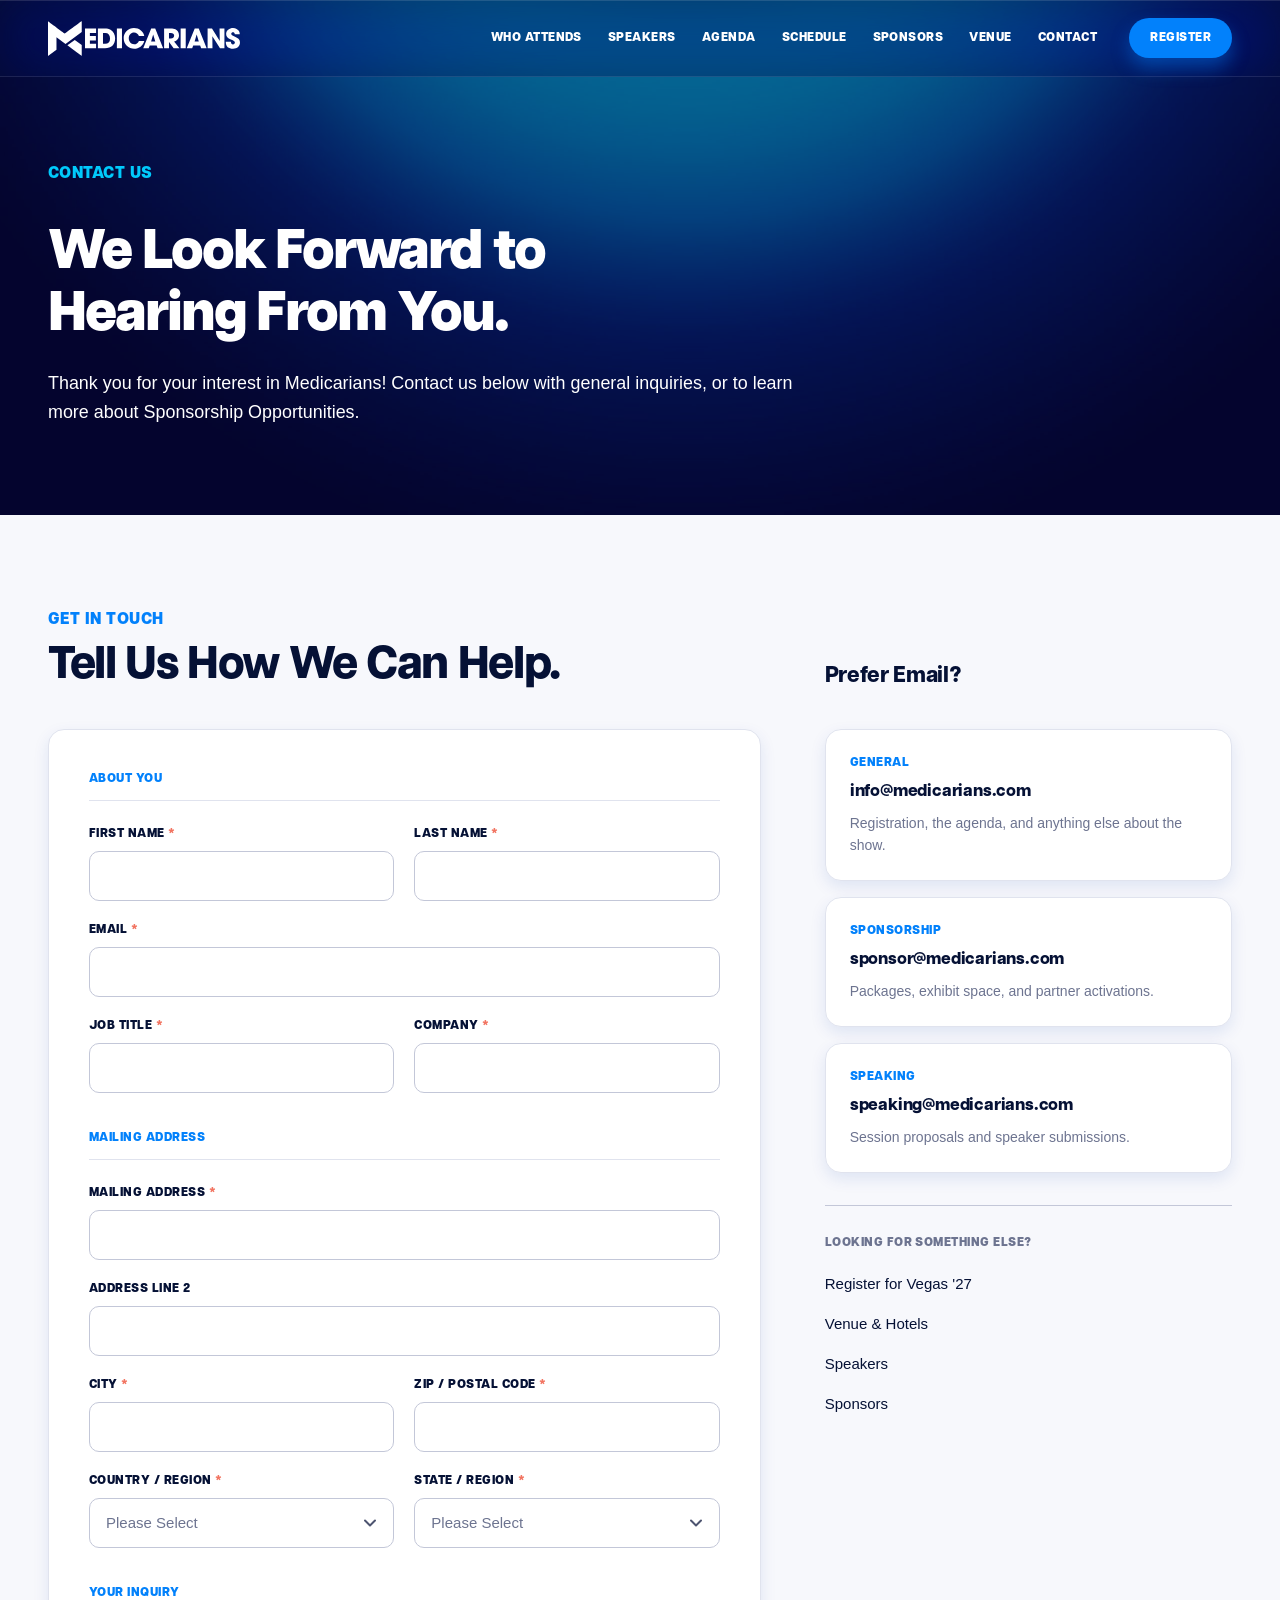
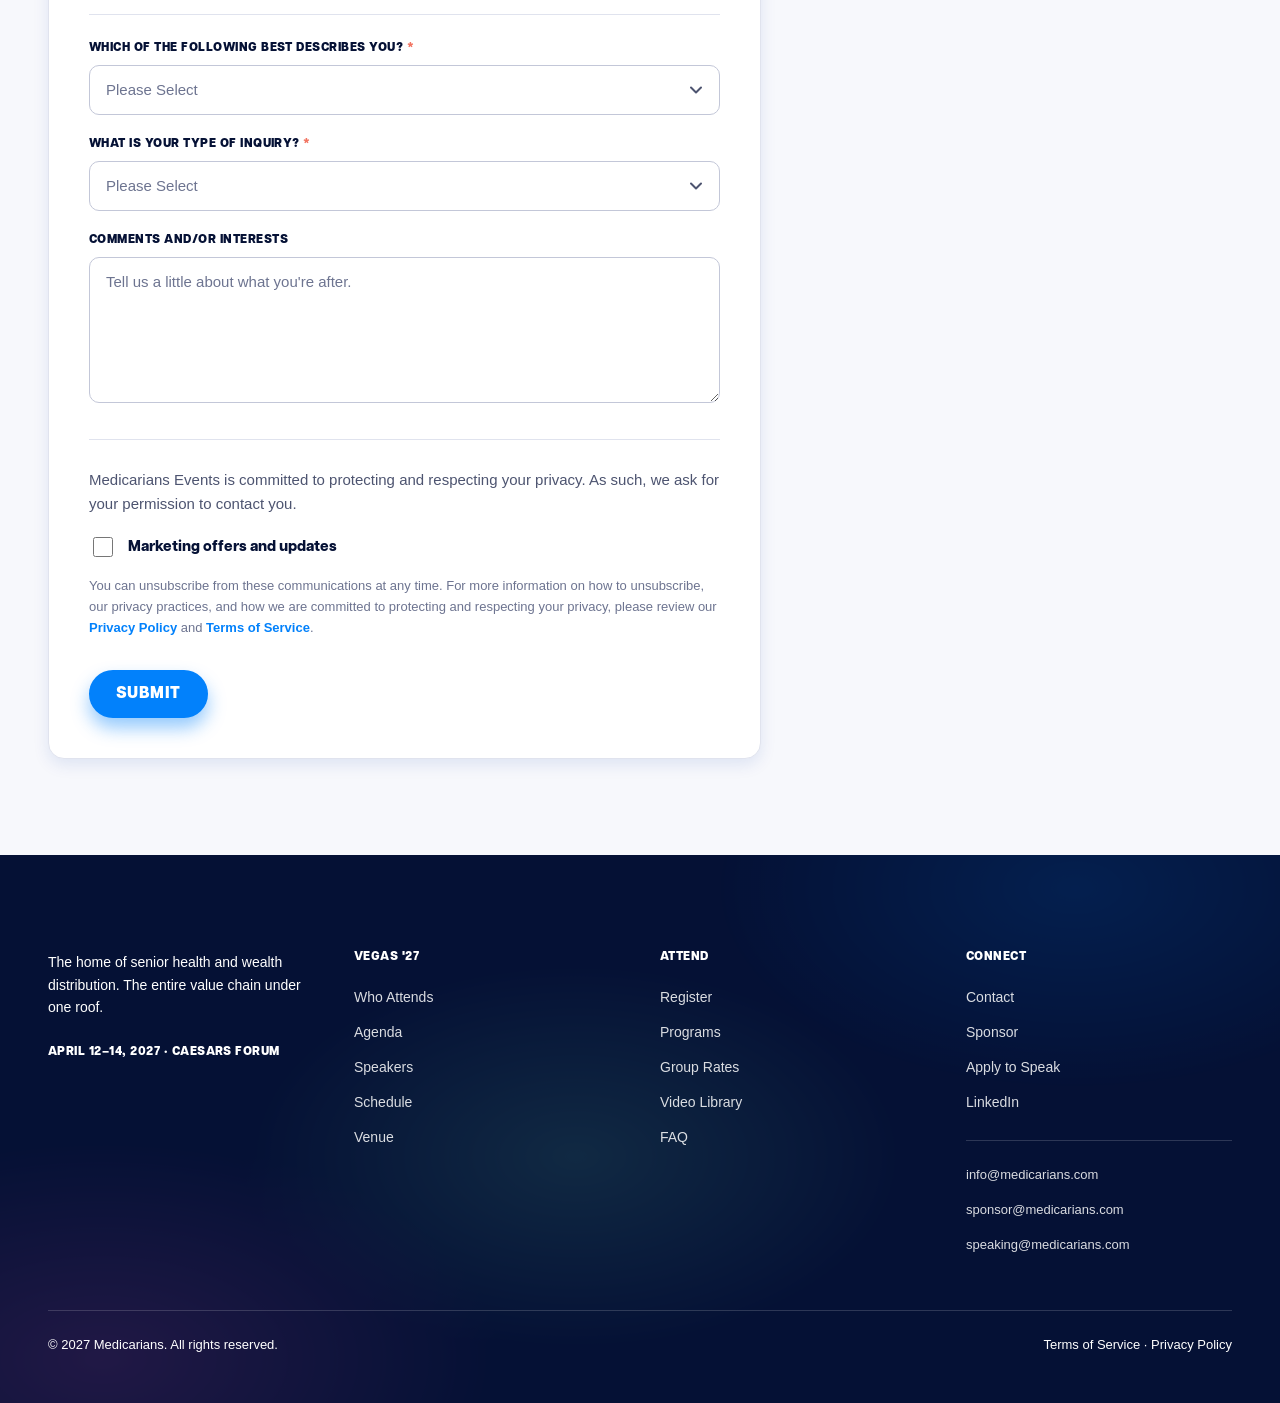
<file: contact.html>
<!doctype html>
<html lang="en">
<head>
<meta charset="utf-8">
<meta name="viewport" content="width=device-width, initial-scale=1">
<title>Contact Us — Medicarians Vegas 2027</title>
<meta name="description" content="Contact the Medicarians team with general inquiries, registration questions, speaking submissions or to learn more about sponsorship opportunities.">
<link rel="icon" href="assets/img/logo-wordmark.svg">
<link rel="stylesheet" href="styles.css">
</head>
<body>

<a class="skip-link" href="#main">Skip to content</a>

<!-- ============================ Header ============================ -->
<header class="site-header" id="site-header">
  <div class="site-header__inner">
    <a class="site-header__logo" href="index.html" aria-label="Medicarians home">
      <img src="assets/img/logo-wordmark.svg" alt="Medicarians" width="192" height="35">
    </a>

    <button class="nav-toggle" id="nav-toggle" aria-expanded="false" aria-controls="primary-nav" aria-label="Open menu">
      <span class="nav-toggle__bar"></span>
      <span class="nav-toggle__bar"></span>
      <span class="nav-toggle__bar"></span>
    </button>

    <nav class="site-nav" id="primary-nav" aria-label="Primary">
      <ul class="site-nav__list">
        <li><a href="index.html#who-attends">Who Attends</a></li>
        <li><a href="index.html#speakers">Speakers</a></li>
        <li><a href="index.html#agenda">Agenda</a></li>
        <li><a href="index.html#schedule">Schedule</a></li>
        <li><a href="index.html#sponsors">Sponsors</a></li>
        <li><a href="venue.html">Venue</a></li>
        <li><a href="contact.html" aria-current="page">Contact</a></li>
      </ul>
      <a class="btn btn--primary btn--sm site-nav__cta" href="index.html#register">Register</a>
    </nav>
  </div>
</header>

<main id="main">

  <!-- ============================ Hero ============================ -->
  <section class="hero hero--page" id="top">
    <div class="hero__media" aria-hidden="true">
      <img src="assets/img/hero.jpg" alt="" width="2560" height="1705">
      <span class="hero__scrim"></span>
    </div>

    <div class="hero__inner">
      <div class="hero__copy">
        <p class="eyebrow eyebrow--cyan">Contact Us</p>
        <h1 class="hero__title">We Look Forward to Hearing From You.</h1>
        <p class="hero__lede">Thank you for your interest in Medicarians! Contact us below with general inquiries, or to learn more about Sponsorship Opportunities.</p>
      
      </div>
    </div>
  </section>

  <!-- ============================ Contact ============================ -->
  <section class="section section--tint contact" id="contact-form">
    <div class="container contact__inner">

      <!-- The heading, the form and the rail are siblings rather than the
           heading and form sharing a wrapper: that's what lets the grid put the
           rail on the form's row, so the two cards start level. -->
      <div class="section-head section-head--wide contact__head">
        <p class="eyebrow eyebrow--blue">Get in Touch</p>
        <h2 class="h2">Tell Us How We Can Help.</h2>
      </div>

      <!-- ------------------------------ Form ------------------------------ -->
      <!-- Placeholder submit target. script.js intercepts the submit and shows
           a prototype confirmation; swap the action/method (or drop in the
           HubSpot embed) when this gets wired up for real. -->
      <form class="contact-form" id="contact-form-el" action="#" method="post" novalidate>

        <fieldset class="form-block">
          <legend class="form-block__title">About You</legend>

          <div class="field-grid">
            <p class="field">
              <label class="field__label" for="first-name">First Name <span class="field__req" aria-hidden="true">*</span></label>
              <input class="field__control" type="text" id="first-name" name="firstname" autocomplete="given-name" required>
            </p>

            <p class="field">
              <label class="field__label" for="last-name">Last Name <span class="field__req" aria-hidden="true">*</span></label>
              <input class="field__control" type="text" id="last-name" name="lastname" autocomplete="family-name" required>
            </p>

            <p class="field field--wide">
              <label class="field__label" for="email">Email <span class="field__req" aria-hidden="true">*</span></label>
              <input class="field__control" type="email" id="email" name="email" autocomplete="email" required>
            </p>

            <p class="field">
              <label class="field__label" for="job-title">Job Title <span class="field__req" aria-hidden="true">*</span></label>
              <input class="field__control" type="text" id="job-title" name="jobtitle" autocomplete="organization-title" required>
            </p>

            <p class="field">
              <label class="field__label" for="company">Company <span class="field__req" aria-hidden="true">*</span></label>
              <input class="field__control" type="text" id="company" name="company" autocomplete="organization" required>
            </p>
          </div>
        </fieldset>

        <fieldset class="form-block">
          <legend class="form-block__title">Mailing Address</legend>

          <div class="field-grid">
            <p class="field field--wide">
              <label class="field__label" for="address">Mailing Address <span class="field__req" aria-hidden="true">*</span></label>
              <input class="field__control" type="text" id="address" name="address" autocomplete="address-line1" required>
            </p>

            <p class="field field--wide">
              <label class="field__label" for="address-2">Address Line 2</label>
              <input class="field__control" type="text" id="address-2" name="address2" autocomplete="address-line2">
            </p>

            <p class="field">
              <label class="field__label" for="city">City <span class="field__req" aria-hidden="true">*</span></label>
              <input class="field__control" type="text" id="city" name="city" autocomplete="address-level2" required>
            </p>

            <p class="field">
              <label class="field__label" for="zip">ZIP / Postal Code <span class="field__req" aria-hidden="true">*</span></label>
              <input class="field__control" type="text" id="zip" name="zip" autocomplete="postal-code" required>
            </p>

            <!-- Shortlist placeholder. Replace with the full ISO 3166 country
                 list (or let the form platform inject it) when wiring up. -->
            <p class="field">
              <label class="field__label" for="country">Country / Region <span class="field__req" aria-hidden="true">*</span></label>
              <span class="field__select">
                <select class="field__control" id="country" name="country" autocomplete="country-name" required>
                  <option value="" selected>Please Select</option>
                  <option>United States</option>
                  <option>Canada</option>
                  <option>Mexico</option>
                  <option>United Kingdom</option>
                  <option>Ireland</option>
                  <option>France</option>
                  <option>Germany</option>
                  <option>Netherlands</option>
                  <option>Spain</option>
                  <option>Switzerland</option>
                  <option>Israel</option>
                  <option>India</option>
                  <option>Singapore</option>
                  <option>Japan</option>
                  <option>Australia</option>
                  <option>Brazil</option>
                  <option>Other</option>
                </select>
              </span>
            </p>

            <!-- US states only, matching the source form. A country switch
                 should repopulate this once the form is wired up. -->
            <p class="field">
              <label class="field__label" for="state">State / Region <span class="field__req" aria-hidden="true">*</span></label>
              <span class="field__select">
                <select class="field__control" id="state" name="state" autocomplete="address-level1" required>
                  <option value="" selected>Please Select</option>
                  <option>Alabama</option>
                  <option>Alaska</option>
                  <option>Arizona</option>
                  <option>Arkansas</option>
                  <option>California</option>
                  <option>Colorado</option>
                  <option>Connecticut</option>
                  <option>Delaware</option>
                  <option>District of Columbia</option>
                  <option>Florida</option>
                  <option>Georgia</option>
                  <option>Hawaii</option>
                  <option>Idaho</option>
                  <option>Illinois</option>
                  <option>Indiana</option>
                  <option>Iowa</option>
                  <option>Kansas</option>
                  <option>Kentucky</option>
                  <option>Louisiana</option>
                  <option>Maine</option>
                  <option>Maryland</option>
                  <option>Massachusetts</option>
                  <option>Michigan</option>
                  <option>Minnesota</option>
                  <option>Mississippi</option>
                  <option>Missouri</option>
                  <option>Montana</option>
                  <option>Nebraska</option>
                  <option>Nevada</option>
                  <option>New Hampshire</option>
                  <option>New Jersey</option>
                  <option>New Mexico</option>
                  <option>New York</option>
                  <option>North Carolina</option>
                  <option>North Dakota</option>
                  <option>Ohio</option>
                  <option>Oklahoma</option>
                  <option>Oregon</option>
                  <option>Pennsylvania</option>
                  <option>Rhode Island</option>
                  <option>South Carolina</option>
                  <option>South Dakota</option>
                  <option>Tennessee</option>
                  <option>Texas</option>
                  <option>Utah</option>
                  <option>Vermont</option>
                  <option>Virginia</option>
                  <option>Washington</option>
                  <option>West Virginia</option>
                  <option>Wisconsin</option>
                  <option>Wyoming</option>
                  <option>Outside the United States</option>
                </select>
              </span>
            </p>
          </div>
        </fieldset>

        <fieldset class="form-block">
          <legend class="form-block__title">Your Inquiry</legend>

          <div class="field-grid">
            <p class="field field--wide">
              <label class="field__label" for="describes-you">Which of the Following Best Describes You? <span class="field__req" aria-hidden="true">*</span></label>
              <span class="field__select">
                <select class="field__control" id="describes-you" name="segment" required>
                  <option value="" selected>Please Select</option>
                  <option>Health Plan</option>
                  <option>Hospital / Hospital Network / Doctor Group / Provider Network</option>
                  <option>IMO / FMO</option>
                  <option>Agency / Broker</option>
                  <option>RIA / Retirement Products</option>
                  <option>Startup / AgeTech</option>
                  <option>Solutions / Service Provider</option>
                  <option>Venture Investor</option>
                  <option>Government / Association</option>
                  <option>Media</option>
                  <option>Other (Please Specify)</option>
                </select>
              </span>
            </p>

            <p class="field field--wide">
              <label class="field__label" for="inquiry-type">What Is Your Type of Inquiry? <span class="field__req" aria-hidden="true">*</span></label>
              <span class="field__select">
                <select class="field__control" id="inquiry-type" name="inquiry" required>
                  <option value="" selected>Please Select</option>
                  <option>Registration</option>
                  <option>Speaking</option>
                  <option>Venue</option>
                  <option>Sponsorship Inquiry</option>
                  <option>Other</option>
                </select>
              </span>
            </p>

            <p class="field field--wide">
              <label class="field__label" for="comments">Comments and/or Interests</label>
              <textarea class="field__control field__control--area" id="comments" name="comments" rows="5" placeholder="Tell us a little about what you're after."></textarea>
            </p>
          </div>
        </fieldset>

        <!-- Consent sits outside the fieldsets: it governs the submission as a
             whole rather than belonging to any one group of questions. -->
        <div class="consent">
          <p class="consent__intro">Medicarians Events is committed to protecting and respecting your privacy. As such, we ask for your permission to contact you.</p>

          <label class="consent__check" for="marketing-opt-in">
            <input type="checkbox" id="marketing-opt-in" name="marketing-opt-in">
            <span>Marketing offers and updates</span>
          </label>

          <p class="consent__legal">You can unsubscribe from these communications at any time. For more information on how to unsubscribe, our privacy practices, and how we are committed to protecting and respecting your privacy, please review our <a href="index.html#insider">Privacy Policy</a> and <a href="index.html#insider">Terms of Service</a>.</p>
        </div>

        <div class="form-actions">
          <button class="btn btn--primary" type="submit">Submit</button>
          <p class="form-status" id="form-status" role="status" aria-live="polite"></p>
        </div>
      </form>

      <!-- ------------------------------ Aside ----------------------------- -->
      <!-- The three inboxes are the fastest route for anyone who already knows
           what they want, so they sit alongside the form rather than under it. -->
      <aside class="contact-aside" aria-label="Other ways to reach us">
        <!-- Outside the sticky wrapper on purpose: it's a direct child of the
             rail so the grid can seat it in the heading row, level with the
             section heading, leaving the cards to start at the form's top. -->
        <h2 class="h3 contact-aside__title">Prefer Email?</h2>

        <div class="contact-aside__sticky">
          <ul class="inbox-list">
            <li class="inbox-card">
              <p class="inbox-card__label">General</p>
              <a class="inbox-card__mail" href="mailto:info@medicarians.com">info@medicarians.com</a>
              <p class="inbox-card__note">Registration, the agenda, and anything else about the show.</p>
            </li>
            <li class="inbox-card">
              <p class="inbox-card__label">Sponsorship</p>
              <a class="inbox-card__mail" href="mailto:sponsor@medicarians.com">sponsor@medicarians.com</a>
              <p class="inbox-card__note">Packages, exhibit space, and partner activations.</p>
            </li>
            <li class="inbox-card">
              <p class="inbox-card__label">Speaking</p>
              <a class="inbox-card__mail" href="mailto:speaking@medicarians.com">speaking@medicarians.com</a>
              <p class="inbox-card__note">Session proposals and speaker submissions.</p>
            </li>
          </ul>

          <div class="contact-aside__links">
            <h3 class="contact-aside__subtitle">Looking for Something Else?</h3>
            <ul class="quick-links">
              <li><a href="index.html#register">Register for Vegas '27</a></li>
              <li><a href="venue.html">Venue &amp; Hotels</a></li>
              <li><a href="index.html#speakers">Speakers</a></li>
              <li><a href="index.html#sponsors">Sponsors</a></li>
            </ul>
          </div>
        </div>
      </aside>

    </div>
  </section>

</main>

<!-- ============================ Footer ============================ -->
<!-- Footer sits on the shared closing plate — .site-footer itself is
     transparent so the home page can run it into the newsletter. -->
<div class="closing section--bloom">
<footer class="site-footer" id="contact">
  <div class="container">
    <div class="site-footer__cols">
      <div class="site-footer__brand">
        <p class="site-footer__blurb">The home of senior health and wealth distribution. The entire value chain under one roof.</p>
        <p class="site-footer__date">April 12–14, 2027 · Caesars Forum</p>
      </div>

      <nav class="site-footer__col" aria-label="Vegas '27">
        <h2 class="site-footer__heading">Vegas '27</h2>
        <ul class="site-footer__list">
          <li><a href="index.html#who-attends">Who Attends</a></li>
          <li><a href="index.html#agenda">Agenda</a></li>
          <li><a href="index.html#speakers">Speakers</a></li>
          <li><a href="index.html#schedule">Schedule</a></li>
          <li><a href="venue.html">Venue</a></li>
        </ul>
      </nav>

      <nav class="site-footer__col" aria-label="Attend">
        <h2 class="site-footer__heading">Attend</h2>
        <ul class="site-footer__list">
          <li><a href="index.html#register">Register</a></li>
          <li><a href="index.html#programs">Programs</a></li>
          <li><a href="index.html#insider">Group Rates</a></li>
          <li><a href="index.html#insider">Video Library</a></li>
          <li><a href="index.html#insider">FAQ</a></li>
        </ul>
      </nav>

      <div class="site-footer__col">
        <h2 class="site-footer__heading">Connect</h2>
        <ul class="site-footer__list">
          <li><a href="contact.html">Contact</a></li>
          <li><a href="index.html#sponsors">Sponsor</a></li>
          <li><a href="index.html#speak">Apply to Speak</a></li>
          <li><a href="index.html#insider">LinkedIn</a></li>
        </ul>
        <ul class="site-footer__list site-footer__list--mail">
          <li><a href="mailto:info@medicarians.com">info@medicarians.com</a></li>
          <li><a href="mailto:sponsor@medicarians.com">sponsor@medicarians.com</a></li>
          <li><a href="mailto:speaking@medicarians.com">speaking@medicarians.com</a></li>
        </ul>
      </div>
    </div>

    <div class="site-footer__bottom">
      <p>© 2027 Medicarians. All rights reserved.</p>
      <p><a href="index.html#insider">Terms of Service</a> · <a href="index.html#insider">Privacy Policy</a></p>
    </div>
  </div>
</footer>
</div>

<script src="script.js"></script>
</body>
</html>
</file>
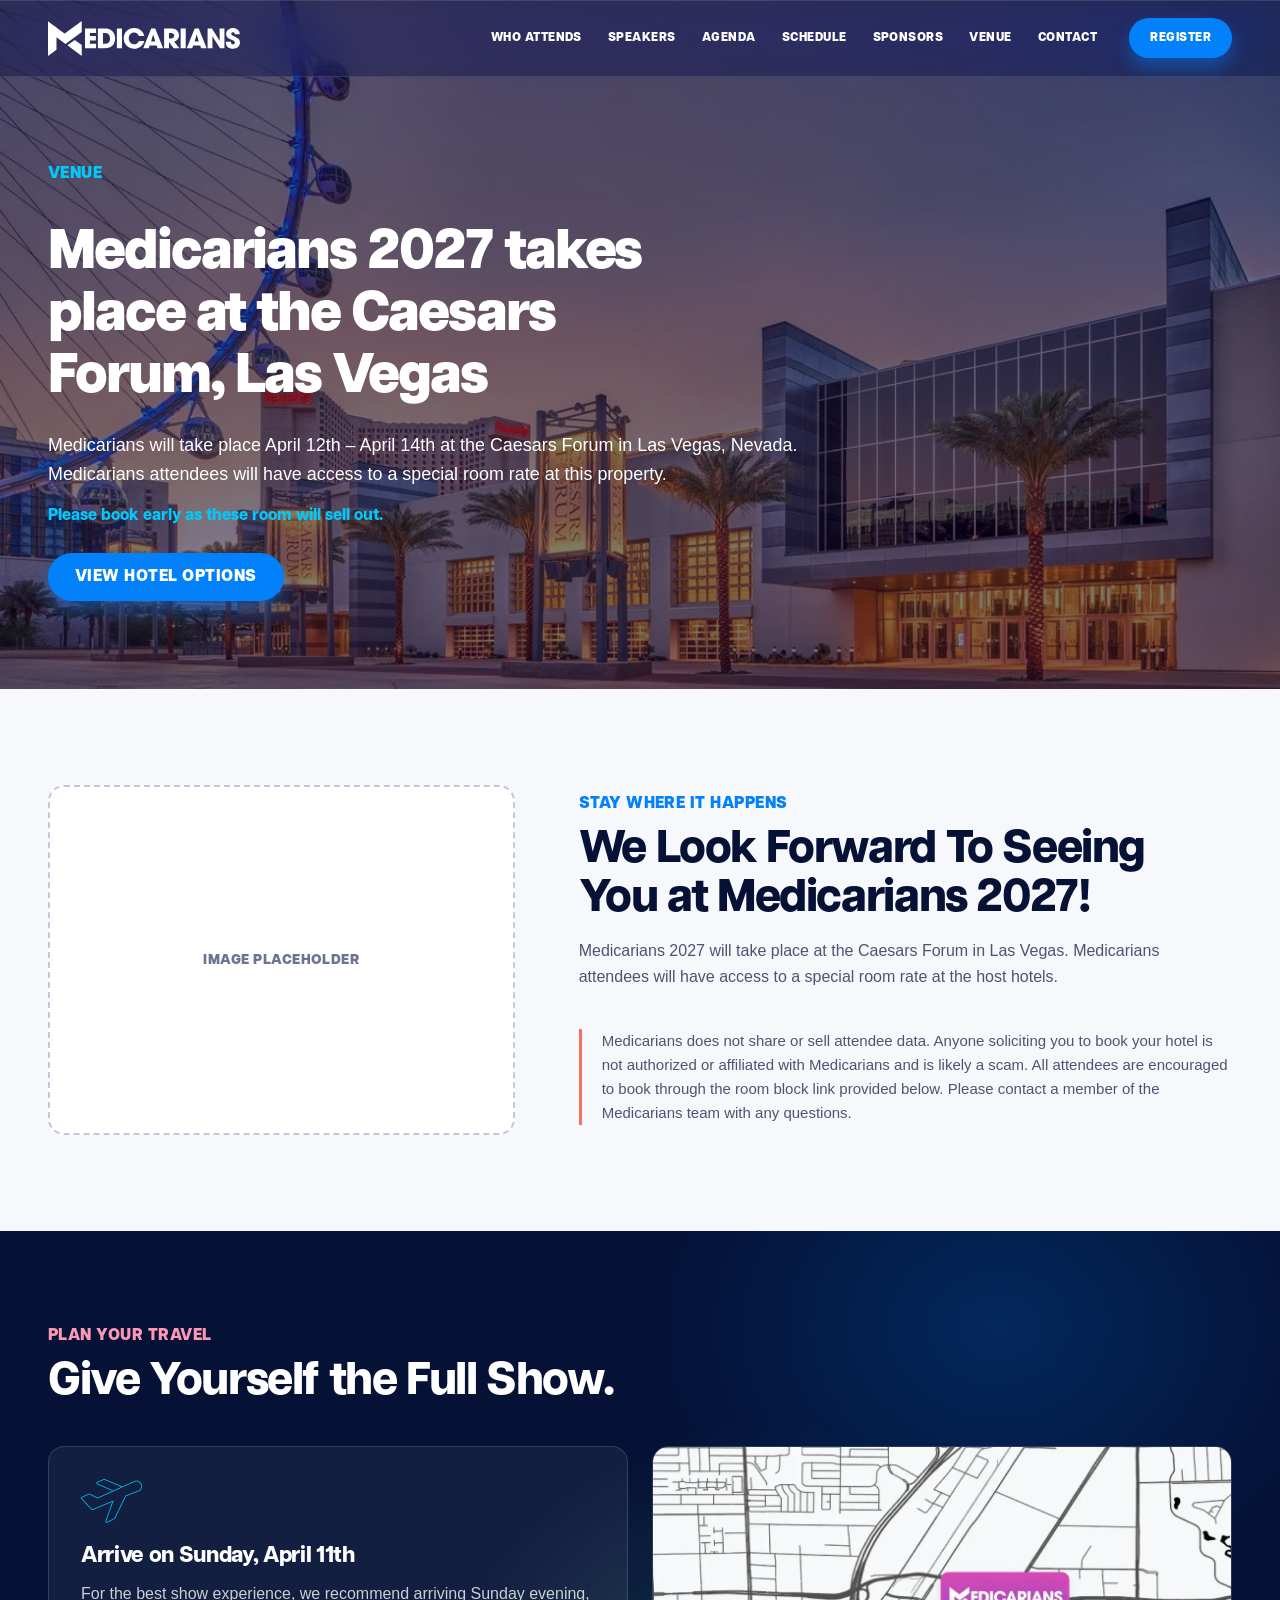
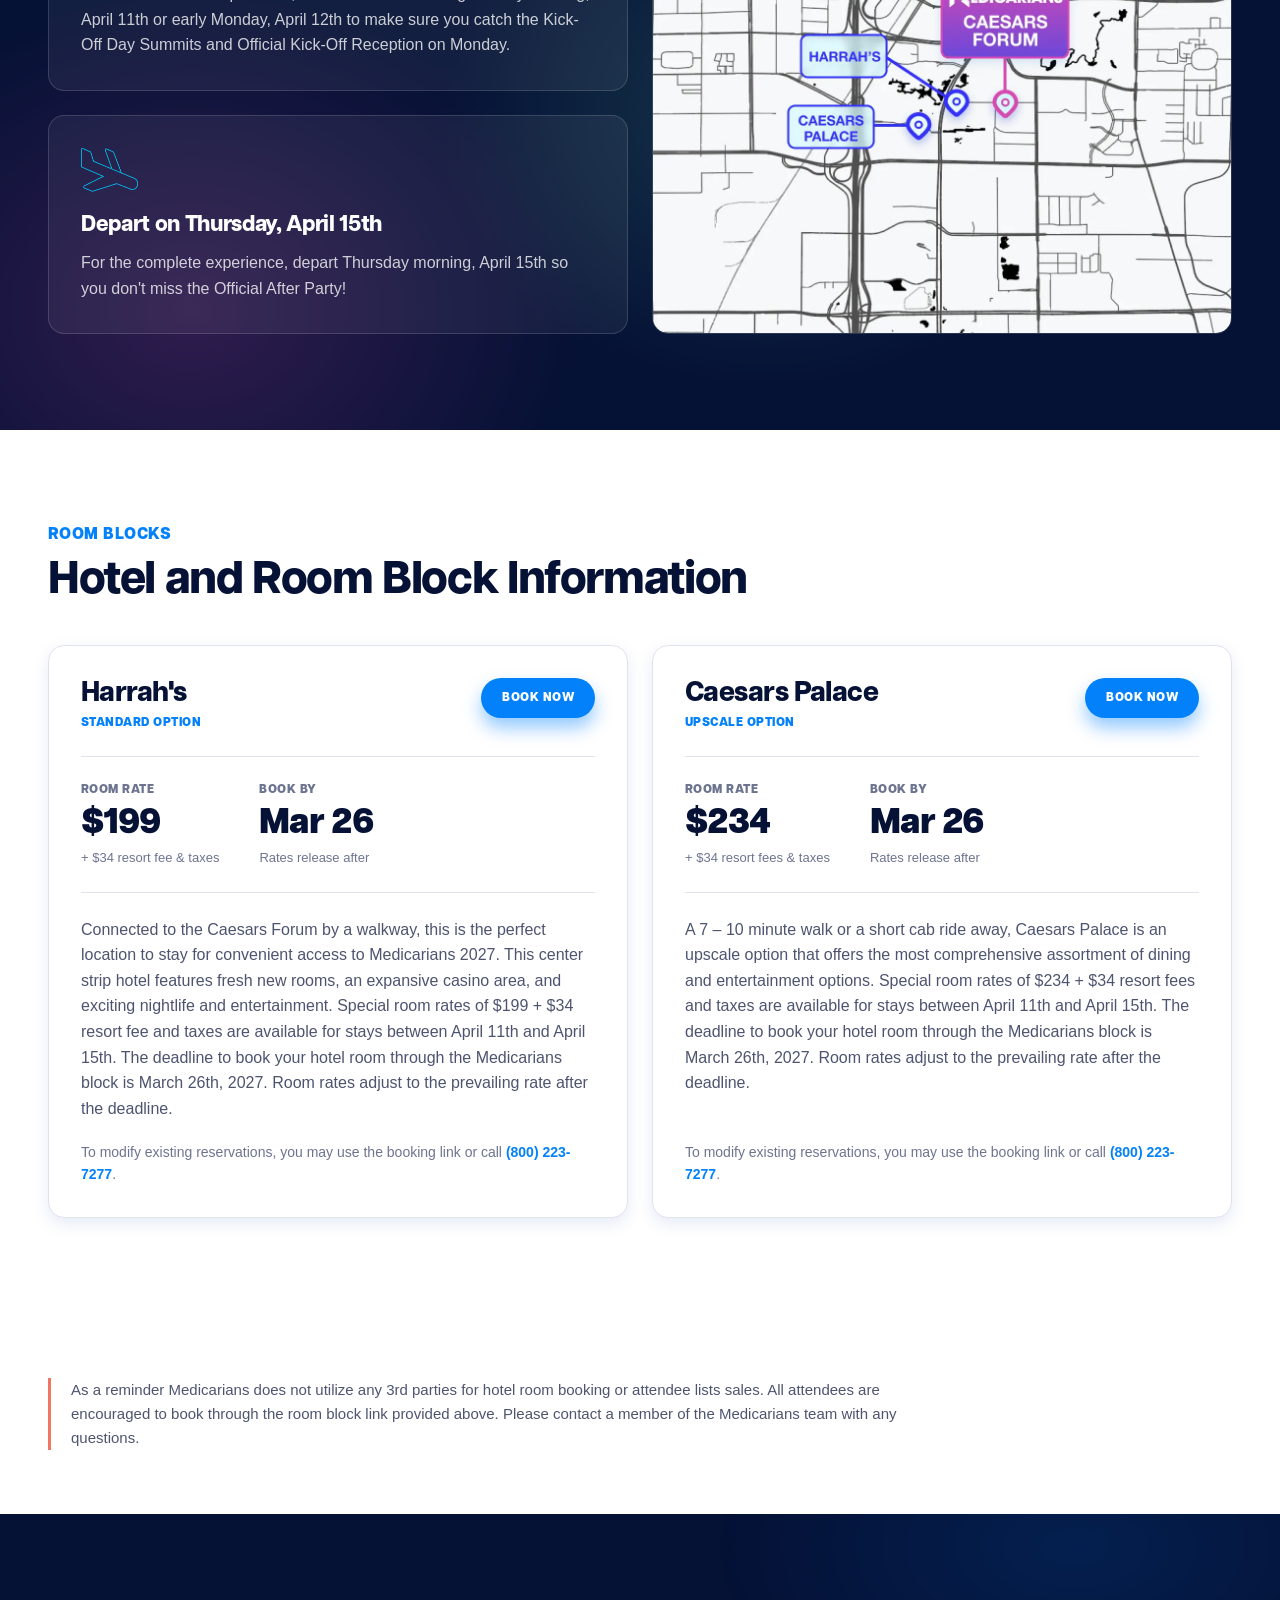
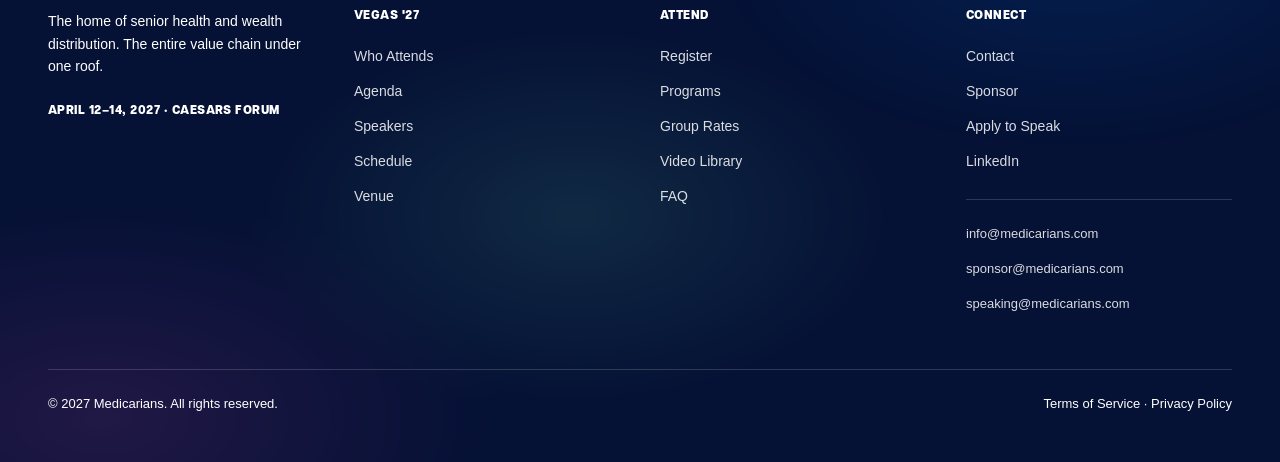
<file: venue.html>
<!doctype html>
<html lang="en">
<head>
<meta charset="utf-8">
<meta name="viewport" content="width=device-width, initial-scale=1">
<title>Venue &amp; Hotels — Medicarians Vegas 2027</title>
<meta name="description" content="Medicarians 2027 takes place April 12–14 at Caesars Forum, Las Vegas. Special attendee room rates at Harrah's and Caesars Palace. Book by March 26, 2027.">
<link rel="icon" href="assets/img/logo-wordmark.svg">
<link rel="stylesheet" href="styles.css">
</head>
<body>

<a class="skip-link" href="#main">Skip to content</a>

<!-- ============================ Header ============================ -->
<header class="site-header" id="site-header">
  <div class="site-header__inner">
    <a class="site-header__logo" href="index.html" aria-label="Medicarians home">
      <img src="assets/img/logo-wordmark.svg" alt="Medicarians" width="192" height="35">
    </a>

    <button class="nav-toggle" id="nav-toggle" aria-expanded="false" aria-controls="primary-nav" aria-label="Open menu">
      <span class="nav-toggle__bar"></span>
      <span class="nav-toggle__bar"></span>
      <span class="nav-toggle__bar"></span>
    </button>

    <nav class="site-nav" id="primary-nav" aria-label="Primary">
      <ul class="site-nav__list">
        <li><a href="index.html#who-attends">Who Attends</a></li>
        <li><a href="index.html#speakers">Speakers</a></li>
        <li><a href="index.html#agenda">Agenda</a></li>
        <li><a href="index.html#schedule">Schedule</a></li>
        <li><a href="index.html#sponsors">Sponsors</a></li>
        <li><a href="venue.html" aria-current="page">Venue</a></li>
        <li><a href="contact.html">Contact</a></li>
      </ul>
      <a class="btn btn--primary btn--sm site-nav__cta" href="index.html#register">Register</a>
    </nav>
  </div>
</header>

<main id="main">

  <!-- ============================ Hero ============================ -->
  <section class="hero hero--page" id="top">
    <div class="hero__media" aria-hidden="true">
      <img src="assets/img/venue.jpg" alt="" width="1200" height="800">
      <span class="hero__scrim"></span>
    </div>

    <div class="hero__inner">
      <div class="hero__copy">
        <p class="eyebrow eyebrow--cyan">Venue</p>
        <h1 class="hero__title">Medicarians 2027 takes place at the Caesars Forum, Las Vegas</h1>
        <p class="hero__lede">Medicarians will take place April 12th – April 14th at the Caesars Forum in Las Vegas, Nevada. Medicarians attendees will have access to a special room rate at this property.</p>
        <p class="hero__note">Please book early as these room will sell out.</p>
        <a class="btn btn--primary" href="#host-hotel-section">View Hotel Options</a>
      </div>
    </div>
  </section>

  <!-- ============================ Welcome ============================ -->
  <section class="section section--tint welcome" id="welcome">
    <div class="container welcome__inner">
      <!-- Placeholder — swap the whole div for
           <img class="welcome__photo" src="..." alt="..."> once art exists. -->
      <div class="welcome__media" aria-hidden="true">
        <span class="welcome__media-label">Image Placeholder</span>
      </div>

      <div class="welcome__copy">
        <div class="section-head section-head--wide">
          <p class="eyebrow eyebrow--blue">Stay Where It Happens</p>
          <h2 class="h2">We Look Forward To Seeing You at Medicarians 2027!</h2>
          <p class="section-head__lede">Medicarians 2027 will take place at the Caesars Forum in Las Vegas. Medicarians attendees will have access to a special room rate at the host hotels.</p>
        </div>

        <!-- The booking-scam warning is the one piece of copy on this page with a
             real cost attached to being missed, so it gets the coral rule rather
             than sitting as another grey paragraph. -->
        <p class="notice">Medicarians does not share or sell attendee data. Anyone soliciting you to book your hotel is not authorized or affiliated with Medicarians and is likely a scam. All attendees are encouraged to book through the room block link provided below. Please contact a member of the Medicarians team with any questions.</p>
      </div>
    </div>
  </section>

  <!-- ============================ Travel ============================ -->
  <section class="section section--navy section--bloom" id="travel">
    <div class="container">
      <div class="section-head">
        <p class="eyebrow eyebrow--pink">Plan Your Travel</p>
        <h2 class="h2 h2--light">Give Yourself the Full Show.</h2>
      </div>

      <div class="travel__inner">
        <ul class="travel-grid">
          <li class="travel-card">
            <span class="travel-card__icon travel-card__icon--arrive" aria-hidden="true"></span>
            <h3 class="travel-card__title">Arrive on Sunday, April 11th</h3>
            <p class="travel-card__body">For the best show experience, we recommend arriving Sunday evening, April 11th or early Monday, April 12th to make sure you catch the Kick-Off Day Summits and Official Kick-Off Reception on Monday.</p>
          </li>
          <li class="travel-card">
            <span class="travel-card__icon travel-card__icon--depart" aria-hidden="true"></span>
            <h3 class="travel-card__title">Depart on Thursday, April 15th</h3>
            <p class="travel-card__body">For the complete experience, depart Thursday morning, April 15th so you don't miss the Official After Party!</p>
          </li>
        </ul>

        <div class="travel__map">
          <img class="travel__map-img" src="assets/img/venue-map.png" alt="Map of the Las Vegas Strip showing Caesars Forum with Harrah's and Caesars Palace marked nearby" width="1176" height="1176" loading="lazy">
        </div>
      </div>
    </div>
  </section>

  <!-- ============================ Hotels ============================ -->
  <section class="section hotels" id="host-hotel-section">
    <div class="container">
      <div class="section-head section-head--wide">
        <p class="eyebrow eyebrow--blue">Room Blocks</p>
        <h2 class="h2">Hotel and Room Block Information</h2>
      </div>

      <ul class="hotel-grid">
        <li class="hotel-card">
          <div class="hotel-card__head">
            <div>
              <h3 class="hotel-card__name">Harrah's</h3>
              <p class="hotel-card__tier">Standard Option</p>
            </div>
            <a class="btn btn--primary btn--sm" href="https://book.passkey.com/go/SHMDC7" target="_blank" rel="noopener">Book Now</a>
          </div>

          <dl class="hotel-facts">
            <div class="hotel-fact">
              <dt class="hotel-fact__label">Room Rate</dt>
              <dd class="hotel-fact__value">$199</dd>
              <dd class="hotel-fact__note">+ $34 resort fee &amp; taxes</dd>
            </div>
            <div class="hotel-fact">
              <dt class="hotel-fact__label">Book By</dt>
              <dd class="hotel-fact__value">Mar 26</dd>
              <dd class="hotel-fact__note">Rates release after</dd>
            </div>
          </dl>

          <p class="hotel-card__body">Connected to the Caesars Forum by a walkway, this is the perfect location to stay for convenient access to Medicarians 2027. This center strip hotel features fresh new rooms, an expansive casino area, and exciting nightlife and entertainment. Special room rates of $199 + $34 resort fee and taxes are available for stays between April 11th and April 15th. The deadline to book your hotel room through the Medicarians block is March 26th, 2027. Room rates adjust to the prevailing rate after the deadline.</p>

          <p class="hotel-card__meta">To modify existing reservations, you may use the booking link or call <a href="tel:+18002237277">(800) 223-7277</a>.</p>
        </li>

        <li class="hotel-card">
          <div class="hotel-card__head">
            <div>
              <h3 class="hotel-card__name">Caesars Palace</h3>
              <p class="hotel-card__tier">Upscale Option</p>
            </div>
            <a class="btn btn--primary btn--sm" href="https://book.passkey.com/go/SHMDC7" target="_blank" rel="noopener">Book Now</a>
          </div>

          <dl class="hotel-facts">
            <div class="hotel-fact">
              <dt class="hotel-fact__label">Room Rate</dt>
              <dd class="hotel-fact__value">$234</dd>
              <dd class="hotel-fact__note">+ $34 resort fees &amp; taxes</dd>
            </div>
            <div class="hotel-fact">
              <dt class="hotel-fact__label">Book By</dt>
              <dd class="hotel-fact__value">Mar 26</dd>
              <dd class="hotel-fact__note">Rates release after</dd>
            </div>
          </dl>

          <p class="hotel-card__body">A 7 – 10 minute walk or a short cab ride away, Caesars Palace is an upscale option that offers the most comprehensive assortment of dining and entertainment options. Special room rates of $234 + $34 resort fees and taxes are available for stays between April 11th and April 15th. The deadline to book your hotel room through the Medicarians block is March 26th, 2027. Room rates adjust to the prevailing rate after the deadline.</p>

          <p class="hotel-card__meta">To modify existing reservations, you may use the booking link or call <a href="tel:+18002237277">(800) 223-7277</a>.</p>
        </li>
      </ul>
    </div>
  </section>

  <!-- ============================ Reminder ============================ -->
  <section class="section section--slim" id="reminder">
    <div class="container">
      <p class="notice">As a reminder Medicarians does not utilize any 3rd parties for hotel room booking or attendee lists sales. All attendees are encouraged to book through the room block link provided above. Please contact a member of the Medicarians team with any questions.</p>
    </div>
  </section>

</main>

<!-- ============================ Footer ============================ -->
<!-- Footer sits on the shared closing plate — .site-footer itself is
     transparent so the home page can run it into the newsletter. -->
<div class="closing section--bloom">
<footer class="site-footer" id="contact">
  <div class="container">
    <div class="site-footer__cols">
      <div class="site-footer__brand">
        <p class="site-footer__blurb">The home of senior health and wealth distribution. The entire value chain under one roof.</p>
        <p class="site-footer__date">April 12–14, 2027 · Caesars Forum</p>
      </div>

      <nav class="site-footer__col" aria-label="Vegas '27">
        <h2 class="site-footer__heading">Vegas '27</h2>
        <ul class="site-footer__list">
          <li><a href="index.html#who-attends">Who Attends</a></li>
          <li><a href="index.html#agenda">Agenda</a></li>
          <li><a href="index.html#speakers">Speakers</a></li>
          <li><a href="index.html#schedule">Schedule</a></li>
          <li><a href="venue.html">Venue</a></li>
        </ul>
      </nav>

      <nav class="site-footer__col" aria-label="Attend">
        <h2 class="site-footer__heading">Attend</h2>
        <ul class="site-footer__list">
          <li><a href="index.html#register">Register</a></li>
          <li><a href="index.html#programs">Programs</a></li>
          <li><a href="index.html#insider">Group Rates</a></li>
          <li><a href="index.html#insider">Video Library</a></li>
          <li><a href="index.html#insider">FAQ</a></li>
        </ul>
      </nav>

      <div class="site-footer__col">
        <h2 class="site-footer__heading">Connect</h2>
        <ul class="site-footer__list">
          <li><a href="contact.html">Contact</a></li>
          <li><a href="index.html#sponsors">Sponsor</a></li>
          <li><a href="index.html#speak">Apply to Speak</a></li>
          <li><a href="index.html#insider">LinkedIn</a></li>
        </ul>
        <ul class="site-footer__list site-footer__list--mail">
          <li><a href="mailto:info@medicarians.com">info@medicarians.com</a></li>
          <li><a href="mailto:sponsor@medicarians.com">sponsor@medicarians.com</a></li>
          <li><a href="mailto:speaking@medicarians.com">speaking@medicarians.com</a></li>
        </ul>
      </div>
    </div>

    <div class="site-footer__bottom">
      <p>© 2027 Medicarians. All rights reserved.</p>
      <p><a href="index.html#insider">Terms of Service</a> · <a href="index.html#insider">Privacy Policy</a></p>
    </div>
  </div>
</footer>
</div>

<script src="script.js"></script>
</body>
</html>
</file>
<file: styles.css>
/* =========================================================================
   Medicarians Vegas 2027 — prototype stylesheet
   Figma: 6wbPIuKFZEt5jGwWaKqKVC (node 11:1498)
   ========================================================================= */

/* ---------------------------------------------------------------- Fonts --
   Both display weights the design uses: Extra Bold (800) for section headings
   and card titles, Heavy (900) for the hero headline, nav, buttons and
   eyebrows.

   Served as OTF because that's what was supplied and there's no converter on
   this machine. ~68KB each, fine for a prototype — `woff2_compress` would
   roughly halve them for production.
   -------------------------------------------------------------------------- */
@font-face {
  font-family: "Articulat CF";
  src: url("assets/fonts/Articulat_CF_Extra_Bold.otf") format("opentype");
  font-weight: 800;
  font-style: normal;
  font-display: swap;
}
@font-face {
  font-family: "Articulat CF";
  src: url("assets/fonts/Articulat_CF_Heavy.otf") format("opentype");
  font-weight: 900;
  font-style: normal;
  font-display: swap;
}

/* --------------------------------------------------------------- Tokens -- */
:root {
  --navy: #051135;
  --blue: #0281fb;
  --blue-deep: #043ca7;
  --cyan: #00cafc;
  --coral: #f27562;
  --pink: #fb98b4;
  --violet: #6b47da;

  /* From the brand guidelines — the two spectrum colours the palette was
     missing. Used only by the bloom plates below. */
  --teal: #5ecba1;
  --magenta: #d949b3;

  --ink-muted: #4d5470;
  --ink-faint: #6d7490;
  --line: #e0e3ee;
  --line-strong: #c3c7d8;
  --surface: #f7f8fc;

  --font-display: "Articulat CF", "Helvetica Neue", Helvetica, Arial, sans-serif;
  --font-body: "Helvetica Neue", Helvetica, Inter, system-ui, -apple-system, Arial, sans-serif;

  --gutter: 48px;
  --maxw: 1344px;

  --r-sm: 10px;
  --r-md: 16px;
  --r-pill: 999px;

  --shadow-blue: 0 10px 18px rgba(2, 129, 251, 0.42);
  --shadow-pink: 0 10px 18px rgba(251, 152, 180, 0.24);
  --shadow-card: 0 6px 16px rgba(4, 60, 167, 0.1);

  --header-h: 77px;
}

/* ----------------------------------------------------------------- Base -- */
*,
*::before,
*::after { box-sizing: border-box; }

html {
  scroll-behavior: smooth;
  scroll-padding-top: calc(var(--header-h) + 8px);
  -webkit-text-size-adjust: 100%;
}

body {
  margin: 0;
  background: #fff;
  color: var(--navy);
  font-family: var(--font-body);
  font-size: 16px;
  line-height: 1.5;
  overflow-x: hidden;
}

img { display: block; max-width: 100%; height: auto; }

a { color: inherit; text-decoration: none; }

h1, h2, h3, p, ul, ol, dl, dd, dt, figure { margin: 0; }
ul, ol { padding: 0; list-style: none; }

button { font: inherit; color: inherit; }

:focus-visible {
  outline: 3px solid var(--cyan);
  outline-offset: 3px;
  border-radius: 4px;
}

.visually-hidden {
  position: absolute;
  width: 1px; height: 1px;
  margin: -1px; padding: 0;
  overflow: hidden;
  clip: rect(0 0 0 0);
  white-space: nowrap;
  border: 0;
}

.skip-link {
  position: absolute;
  top: -100px;
  left: 16px;
  z-index: 100;
  padding: 12px 20px;
  background: #fff;
  color: var(--navy);
  border-radius: 0 0 var(--r-sm) var(--r-sm);
  font-family: var(--font-display);
  font-weight: 900;
  font-size: 12px;
  letter-spacing: 0.48px;
  text-transform: uppercase;
  transition: top 0.18s ease;
}
.skip-link:focus { top: 0; }

/* ------------------------------------------------------------ Utilities -- */
.container {
  width: 100%;
  max-width: calc(var(--maxw) + var(--gutter) * 2);
  margin-inline: auto;
  padding-inline: var(--gutter);
}

.section { padding-block: 96px; }
.section--slim { padding-block: 64px; }
.section--tint { background: var(--surface); }
.section--navy { background: var(--navy); color: #fff; }

/* ------------------------------------------------------------ Bloom plates --
   The brand's "Bloom Plates" device: two or three soft-edged radial colour
   fields over ink. Their plates are full-bleed artwork, whereas these sit
   behind body copy, so the blooms are held well back from full strength — see
   --bloom-strength. The guidelines' rule is "place copy over the calm side",
   so each section below moves the bloom centres away from its reading column.

   z-index:-1 on the layer plus isolation on the section keeps it behind the
   content without needing a z-index on every child — same trick as the hero.
   ---------------------------------------------------------------------------- */
.section--bloom {
  position: relative;
  isolation: isolate;
  overflow: hidden;
}
.section--bloom::before {
  content: "";
  position: absolute;
  inset: 0;
  z-index: -1;
  background:
    radial-gradient(46% 60% at var(--bloom-a-at, 78% 12%),
      var(--bloom-a, var(--blue)) 0%, transparent 62%),
    radial-gradient(50% 65% at var(--bloom-b-at, 15% 85%),
      var(--bloom-b, var(--magenta)) 0%, transparent 62%),
    radial-gradient(40% 55% at var(--bloom-c-at, 60% 60%),
      var(--bloom-c, var(--teal)) 0%, transparent 65%);
  opacity: var(--bloom-strength, 0.2);
  pointer-events: none;
}

/* -------------------------------------------------------------- Type ----- */
.eyebrow {
  font-family: var(--font-display);
  font-weight: 900;
  font-size: 16px;
  line-height: 18px;
  letter-spacing: 0.48px;
  text-transform: uppercase;
}
.eyebrow--sm { font-size: 12px; }
.eyebrow--blue { color: var(--blue); }
.eyebrow--pink { color: var(--pink); }
.eyebrow--cyan { color: var(--cyan); }
.eyebrow--navy { color: var(--navy); }
.eyebrow--light { color: #fff; }

.h2 {
  margin-top: 12px;
  font-family: var(--font-display);
  font-weight: 800;
  font-size: clamp(30px, 3.6vw, 48px);
  line-height: 1.05;
  letter-spacing: -0.03em;
  color: var(--navy);
  text-wrap: balance;
}
.h2--light { color: #fff; }

.h3 {
  font-family: var(--font-display);
  font-weight: 800;
  font-size: 22px;
  line-height: 26.4px;
  letter-spacing: -0.33px;
  color: var(--navy);
}

.h3-lg {
  margin-top: 12px;
  font-family: var(--font-display);
  font-weight: 900;
  font-size: clamp(26px, 3vw, 36px);
  line-height: 1.05;
  letter-spacing: -0.03em;
  color: #fff;
}
.h3-lg--navy { color: var(--navy); }

.section-head { max-width: 588px; }
/* For headings the 588px cap breaks badly. 720px is the narrowest width that
   fits "There Is More to Medicarians Than Medicare." in two lines, and it also
   clears the 604px that "Medicarians 2027 Sponsors." needs to stay on one —
   that heading only overflows the 588px cap once the clamp tops out at 48px,
   i.e. at 1440px and wider. */
.section-head--wide { max-width: 720px; }
.section-head--center {
  margin-inline: auto;
  text-align: center;
}
.section-head__lede {
  margin-top: 16px;
  font-size: 16px;
  line-height: 25.6px;
  color: var(--ink-muted);
}
.section-head__lede--light { color: #fff; }

/* ------------------------------------------------------------- Buttons --- */
.btn {
  display: inline-flex;
  align-items: center;
  justify-content: center;
  gap: 8px;
  padding: 14px 26px;
  border: 1.5px solid transparent;
  border-radius: var(--r-pill);
  font-family: var(--font-display);
  font-weight: 900;
  font-size: 16px;
  line-height: 18px;
  letter-spacing: 0.48px;
  text-transform: uppercase;
  white-space: nowrap;
  cursor: pointer;
  transition: transform 0.15s ease, background-color 0.15s ease,
              box-shadow 0.15s ease, color 0.15s ease, border-color 0.15s ease;
}
.btn:hover { transform: translateY(-1px); }
.btn:active { transform: translateY(0); }

.btn--sm { padding: 10px 20px; font-size: 12px; }

.btn--primary {
  background: var(--blue);
  color: #fff;
  box-shadow: var(--shadow-blue);
}
.btn--primary:hover { background: #0a72da; }

.btn--deep {
  background: var(--blue-deep);
  color: #fff;
  box-shadow: var(--shadow-blue);
}
.btn--deep:hover { background: #05339a; }

.btn--pink {
  background: var(--pink);
  color: #fff;
  box-shadow: var(--shadow-pink);
}
.btn--pink:hover { background: #f9829f; }

.btn--outline-light {
  border-color: #fff;
  color: #fff;
}
.btn--outline-light:hover { background: #fff; color: var(--navy); }

.btn--white {
  background: #fff;
  border-color: var(--line);
  color: var(--navy);
  box-shadow: var(--shadow-card);
}
.btn--white:hover { border-color: var(--navy); }

.btn--outline-dark {
  background: transparent; /* <button> would otherwise fall back to buttonface */
  border-color: var(--line-strong);
  color: var(--navy);
  font-weight: 800;
}
.btn--outline-dark:hover { border-color: var(--navy); background: var(--navy); color: #fff; }

/* =========================================================== Site header == */
/* Fixed from the first pixel rather than swapping absolute → fixed past the
   hero, so it's genuinely sticky the whole way down.

   The glass is the iOS recipe: heavy blur plus saturation (the saturate is what
   stops the backdrop going flat and grey), a low-alpha fill, a hairline top
   border, and an inset highlight along the top edge for the specular cue.
   .is-stuck just deepens it once there's content rather than hero behind. */
.site-header {
  position: fixed;
  inset: 0 0 auto;
  z-index: 50;
  background: rgba(5, 17, 53, 0.4);
  -webkit-backdrop-filter: blur(24px) saturate(180%);
  backdrop-filter: blur(24px) saturate(180%);
  border-bottom: 1px solid rgba(255, 255, 255, 0.1);
  box-shadow: inset 0 1px 0 rgba(255, 255, 255, 0.12);
  transition: background-color 0.3s ease, border-color 0.3s ease,
              box-shadow 0.3s ease, backdrop-filter 0.3s ease;
}
.site-header.is-stuck {
  background: rgba(5, 17, 53, 0.72);
  -webkit-backdrop-filter: blur(30px) saturate(180%);
  backdrop-filter: blur(30px) saturate(180%);
  border-bottom-color: rgba(255, 255, 255, 0.14);
  box-shadow: inset 0 1px 0 rgba(255, 255, 255, 0.14),
              0 8px 32px rgba(5, 17, 53, 0.3);
}

/* No backdrop-filter (older Safari/Firefox without the flag): fall back to an
   opaque bar, since translucent-without-blur is unreadable over photography. */
@supports not ((backdrop-filter: blur(1px)) or (-webkit-backdrop-filter: blur(1px))) {
  .site-header { background: rgba(5, 17, 53, 0.88); }
  .site-header.is-stuck { background: rgba(5, 17, 53, 0.96); }
}

.site-header__inner {
  display: flex;
  align-items: center;
  justify-content: space-between;
  gap: 24px;
  width: 100%;
  max-width: calc(var(--maxw) + var(--gutter) * 2);
  margin-inline: auto;
  padding: 18px var(--gutter);
}

.site-header__logo img { width: 192px; height: 35px; }

.site-nav {
  display: flex;
  align-items: center;
  gap: 32px;
}
.site-nav__list {
  display: flex;
  align-items: center;
  gap: 26px;
}
.site-nav__list a {
  position: relative;
  display: block;
  padding-block: 4px;
  font-family: var(--font-display);
  font-weight: 900;
  font-size: 12px;
  line-height: 18px;
  letter-spacing: 0.48px;
  text-transform: uppercase;
  color: #fff;
}
.site-nav__list a::after {
  content: "";
  position: absolute;
  left: 0; bottom: 0;
  width: 100%; height: 2px;
  background: var(--cyan);
  transform: scaleX(0);
  transform-origin: left;
  transition: transform 0.18s ease;
}
.site-nav__list a:hover::after { transform: scaleX(1); }

/* Hamburger — hidden until the nav stops fitting */
.nav-toggle {
  display: none;
  flex-direction: column;
  justify-content: center;
  gap: 5px;
  width: 44px;
  height: 44px;
  padding: 0 10px;
  background: none;
  border: 0;
  cursor: pointer;
}
.nav-toggle__bar {
  display: block;
  height: 2px;
  background: #fff;
  border-radius: 2px;
  transition: transform 0.22s ease, opacity 0.18s ease;
}
.nav-toggle[aria-expanded="true"] .nav-toggle__bar:nth-child(1) { transform: translateY(7px) rotate(45deg); }
.nav-toggle[aria-expanded="true"] .nav-toggle__bar:nth-child(2) { opacity: 0; }
.nav-toggle[aria-expanded="true"] .nav-toggle__bar:nth-child(3) { transform: translateY(-7px) rotate(-45deg); }

/* ================================================================== Hero == */
.hero {
  position: relative;
  isolation: isolate;
  display: flex;
  min-height: 995px;
  padding-block: calc(var(--header-h) + 113px) 72px;
  overflow: hidden;
}
.hero__media {
  position: absolute;
  inset: 0;
  z-index: -1;
}
.hero__media img {
  width: 100%;
  height: 100%;
  object-fit: cover;
  object-position: center;
}
/* Light touch: the hero art is already a deep-navy gradient, so this only has to
   settle the brighter cyan band rather than darken a photo. */
.hero__scrim {
  position: absolute;
  inset: 0;
  background: rgba(8, 0, 41, 0.50);
}

.hero__inner {
  display: flex;
  flex-direction: column;
  gap: 48px;
  width: 100%;
  max-width: calc(var(--maxw) + var(--gutter) * 2);
  margin-inline: auto;
  padding-inline: var(--gutter);
}

.hero__copy {
  flex: 1 1 auto;
  display: flex;
  flex-direction: column;
  align-items: flex-start;
}

.hero__lockup {
  width: min(372px, 80%);
  height: auto;
}

.hero__title {
  max-width: 864px;
  margin-top: 20px;
  font-family: var(--font-display);
  font-weight: 900;
  font-size: clamp(34px, 5.6vw, 72px);
  line-height: 1.11;
  letter-spacing: -0.037em;
  color: #fff;
  text-wrap: balance;
}

.hero__date {
  margin-top: 20px;
  font-family: var(--font-display);
  font-weight: 900;
  font-size: clamp(13px, 1.2vw, 16px);
  line-height: 1.3;
  letter-spacing: 0.48px;
  text-transform: uppercase;
  color: var(--cyan);
}

.hero__lede {
  max-width: 783px;
  margin-top: 24px;
  font-size: clamp(16px, 1.4vw, 18px);
  line-height: 1.6;
  color: #fff;
}

.hero__copy .btn { margin-top: 26px; }

/* The one primary CTA on the page gets a slow cyan breath on top of the shared
   blue drop shadow. Scoped to the hero so the header's Register button and the
   in-page CTAs stay quiet — a glow only reads as emphasis while it's rare.

   The 0% frame is the resting look. Reduced motion is handled explicitly at the
   end of this file rather than by the blanket duration reset — see the note
   there. The keyframes restate --shadow-blue because box-shadow animates as a
   whole list; dropping it mid-cycle would make the button jump off its shadow. */
@keyframes hero-cta-glow {
  0%, 100% { box-shadow: var(--shadow-blue), 0 0 16px 0 rgba(107, 71, 218, 0.80); }
  50%      { box-shadow: var(--shadow-blue), 0 0 30px 6px rgba(107, 71, 218, 0.80); }
}
.hero__copy .btn--primary {
  animation: hero-cta-glow 3.2s ease-in-out infinite;
}
/* Hover already has its own lift and colour shift; the pulse on top of that
   reads as flicker, so hold the bright frame steady while pointing at it. */
.hero__copy .btn--primary:hover {
  animation: none;
  box-shadow: var(--shadow-blue), 0 0 20px 12px rgba(48, 65, 255, 0.30);
}

/* Hero stats */
/* Same glass as the header. The fill is a top-to-bottom gradient rather than a
   flat tint — that vertical falloff plus the inset top highlight is what reads
   as a pane of glass instead of a translucent box. A little brand blue is mixed
   into the lower stop so it doesn't go colourless over the hero. */
.stats {
  display: grid;
  grid-template-columns: repeat(4, 1fr);
  gap: 28px;
  padding: 32px;
  background:
    linear-gradient(180deg, rgba(255, 255, 255, 0.003), rgba(255, 255, 255, 0.02)),
    linear-gradient(180deg, rgba(2, 129, 251, 0.1), rgba(2, 129, 251, 0.04)),
    rgba(5, 17, 53, 0.34);
  border: 1px solid rgba(255, 255, 255, 0.08);
  border-radius: var(--r-md);
  -webkit-backdrop-filter: blur(28px) saturate(180%);
  backdrop-filter: blur(12px) saturate(180%);
  box-shadow: inset 0 1px 0 rgba(255, 255, 255, 0.22),
              0 8px 32px rgba(5, 17, 53, 0.28);
}

@supports not ((backdrop-filter: blur(1px)) or (-webkit-backdrop-filter: blur(1px))) {
  .stats { background: rgba(5, 17, 53, 0.72); }
}
.stat {
  padding-left: 12px;
  border-left: 2px solid var(--coral);
}
.stat__value {
  font-family: var(--font-display);
  font-weight: 800;
  font-size: clamp(28px, 2.8vw, 36px);
  line-height: 1;
  letter-spacing: -0.03em;
  color: #fff;
}
.stat__label {
  margin-top: 10px;
  font-family: var(--font-display);
  font-weight: 900;
  font-size: 12px;
  line-height: 18px;
  letter-spacing: 0.48px;
  text-transform: uppercase;
  color: var(--coral);
}
.stat__note {
  margin-top: 6px;
  font-size: 13px;
  line-height: 18.2px;
  color: #fff;
}

/* ====================================================== Video statement ===
   A full-bleed band with the sizzle reel running silently behind the line.
   Three stacked layers: poster/iframe, the violet wash, then the copy. */
.video-band {
  position: relative;
  isolation: isolate;
  display: flex;
  align-items: center;
  min-height: 420px;
  padding-block: 72px;
  overflow: hidden;
  background: var(--navy);
}

.video-band__media {
  position: absolute;
  inset: 0;
  z-index: -2;
}
.video-band__poster {
  width: 100%;
  height: 100%;
  object-fit: cover;
  object-position: center;
}

/* A 16:9 iframe can't be told to `cover` a short wide band, so it is sized to
   whichever of the two axes overflows and then centred — the standard trick.
   pointer-events:none keeps the player from swallowing clicks and drags. */
.video-band__frame {
  position: absolute;
  top: 50%;
  left: 50%;
  width: 100vw;
  height: 56.25vw;
  min-width: 177.78vh;
  min-height: 100%;
  transform: translate(-50%, -50%);
  border: 0;
  pointer-events: none;

  /* Held back until the player reports it is playing. A blocked embed — ad
     blocker, firewall, offline — paints an opaque error page that would
     otherwise sit over the poster and leave the band flat black. */
  opacity: 0;
  transition: opacity 600ms ease;
}
.video-band.is-playing .video-band__frame { opacity: 1; }

/* The duotone in the design: multiply flattens the footage into the violet,
   then the flat tint on top holds contrast where the frame goes bright. */
.video-band__wash {
  position: absolute;
  inset: 0;
  z-index: -1;
  background:
    linear-gradient(rgba(8, 0, 41, 0.28), rgba(8, 0, 41, 0.28)),
    var(--violet);
  mix-blend-mode: multiply;
}

/* The band is one sentence, so it gets the full container rather than the
   588px cap the section headers elsewhere use. */
.video-band__title {
  margin-top: 0;
  max-width: 1100px;
  margin-inline: auto;
  text-align: center;
}

.video-band__actions {
  margin: 28px 0 0;
  text-align: center;
}
/* The wash sits on -1, so the button needs its own stacking context to stay
   clickable and un-tinted. */
.video-band__cta {
  position: relative;
  z-index: 1;
  text-decoration: none;
}
.video-band__cta-icon { flex: none; }

/* ======================================================== Video modal ===== */
/* Width is capped by height too, so the 16:9 panel and its close button always
   fit a short viewport instead of running off the bottom. */
.video-modal {
  width: min(
    1100px,
    calc(100vw - 2 * var(--gutter)),
    calc((100vh - 120px) * 16 / 9)
  );
  max-width: none;
  padding: 0;
  border: 0;
  background: transparent;
  overflow: visible; /* the close button hangs above the panel on desktop */
}
.video-modal::backdrop {
  background: rgba(8, 0, 41, 0.82);
  backdrop-filter: blur(4px);
}

.video-modal__frame {
  aspect-ratio: 16 / 9;
  border-radius: var(--r-md);
  overflow: hidden;
  background: #000;
  box-shadow: 0 32px 80px rgba(0, 0, 0, 0.5);
}
.video-modal__frame iframe {
  display: block;
  width: 100%;
  height: 100%;
  border: 0;
}

.video-modal__close {
  position: absolute;
  right: 0;
  bottom: calc(100% + 12px);
  display: inline-flex;
  align-items: center;
  justify-content: center;
  width: 40px;
  height: 40px;
  padding: 0;
  border: 0;
  border-radius: 50%;
  background: rgba(255, 255, 255, 0.14);
  color: #fff;
  cursor: pointer;
  transition: background-color 0.15s ease;
}
.video-modal__close:hover { background: rgba(255, 255, 255, 0.28); }

/* ========================================================= Logo wall ====== */
.logo-wall { padding-block: 64px; }

/* This heading runs the full container width in the design, unlike the
   588px-capped headers elsewhere. */
.logo-wall .section-head { max-width: none; }

/* --- Marquee ------------------------------------------------------------
   Three full-bleed rows, the middle one running the other way. Each track
   holds the row's names twice and slides exactly one copy width, so the loop
   is seamless with no JS.
   ------------------------------------------------------------------------ */
.logo-marquee {
  display: flex;
  flex-direction: column;
  gap: 16px;
  margin-top: 48px;
}

.logo-track-wrap {
  overflow: hidden;
  /* Fade both ends into the section tint so rows don't hard-cut at the edge. */
  -webkit-mask-image: linear-gradient(to right, transparent, #000 8%, #000 92%, transparent);
  mask-image: linear-gradient(to right, transparent, #000 8%, #000 92%, transparent);
}

.logo-track {
  display: flex;
  width: max-content;
  animation: logo-marquee var(--speed, 60s) linear infinite;
}
.logo-track--reverse { animation-direction: reverse; }

/* Let people stop it to actually read a name. */
.logo-track-wrap:hover .logo-track,
.logo-track-wrap:focus-within .logo-track { animation-play-state: paused; }

/* The gap lives on the item rather than the track: with `gap`, two copies plus
   the seam between them don't total exactly twice one copy, so translateX(-50%)
   slips by half a gap every lap. Folding the gap into the item makes the halves
   exact. */
.logo-track__item {
  flex: none;
  display: flex;
  align-items: center;
  justify-content: center;
  min-width: 200px;
  height: 84px;
  margin-right: 16px;
  padding: 0 24px;
  background: #fff;
  border: 1px solid var(--line);
  border-radius: var(--r-md);
  font-family: var(--font-display);
  font-weight: 800;
  font-size: 15px;
  line-height: 1.25;
  letter-spacing: -0.2px;
  text-align: center;
  white-space: nowrap;
  color: var(--ink-muted);
}

@keyframes logo-marquee {
  from { transform: translateX(0); }
  to { transform: translateX(-50%); }
}

.logo-wall__cta {
  display: flex;
  width: fit-content;
  margin: 40px auto 0;
}

/* ========================================================== Audience ====== */
/* The bloom-plate device again, dialled down to a halo: the same magenta →
   pink → violet ramp as the "Apply to Speak" banner, blurred out behind the
   grid so it reads as a coloured shadow. It needs its own wrapper because the
   grid clips its children to draw the 1px hairlines. */
.audience-plate {
  position: relative;
  isolation: isolate;
  margin-top: 32px;
}
.audience-plate::before {
  content: "";
  position: absolute;
  /* Held off the top edge and allowed to spill low and wide, so the halo sits
     under the grid rather than ringing it evenly. */
  inset: 10px -12px -22px;
  z-index: -1;
  border-radius: var(--r-md);
  background: linear-gradient(120deg, var(--magenta) 0%, var(--pink) 55%, var(--violet) 100%);
  opacity: 0.22;
  filter: blur(26px);
  pointer-events: none;
}

.audience-grid {
  display: grid;
  grid-template-columns: repeat(3, 1fr);
  gap: 1px;
  background: var(--line);
  border: 1px solid var(--line);
  border-radius: var(--r-md);
  overflow: hidden;
}
.audience-card {
  position: relative;
  display: flex;
  flex-direction: column;
  min-height: 250px;
  padding: 32px;
  background: #fff;
  transition: background-color 0.22s ease, box-shadow 0.22s ease;
}

/* The cards aren't links, so hover stays a soft highlight rather than anything
   that promises a click. The inset ring rather than a border keeps the grid's
   hairlines from shifting. */
.audience-card:hover {
  background: color-mix(in srgb, var(--pink) 8%, #fff);
  box-shadow: inset 0 0 0 1px color-mix(in srgb, var(--magenta) 28%, transparent);
}
.audience-card .h3 { margin-top: 24px; }
.audience-card__points {
  display: flex;
  flex-direction: column;
  gap: 10px;
  margin-top: 14px;
}
.audience-card__points li {
  position: relative;
  padding-left: 18px;
  font-size: 14px;
  line-height: 22.4px;
  color: var(--ink-muted);
}
.audience-card__points li::before {
  content: "";
  position: absolute;
  left: 0;
  top: 8px;
  width: 6px;
  height: 6px;
  border-radius: 50%;
  background: var(--blue);
  transition: background-color 0.22s ease;
}
.audience-card:hover .audience-card__points li::before { background: var(--magenta); }

/* ========================================================== Programs ====== */
.program-grid {
  display: grid;
  grid-template-columns: repeat(3, 1fr);
  gap: 24px;
  margin-top: 40px;
}
.program-card {
  display: flex;
  flex-direction: column;
  padding: 32px;
  background: #fff;
  border: 1px solid var(--line);
  border-radius: var(--r-md);
}
/* The logos are wordmarks carrying the programme name, so they stand in for the
   card heading — the h3 keeps its accessible name from the img alt.
   Normalised on WIDTH, not height: two of the three are Medicarians lockups
   sharing one wordmark, and matching heights across their different aspect
   ratios rendered that shared wordmark at two different sizes. The height cap
   is only a backstop, and the fixed row keeps the copy below aligned. */
.program-card__logo {
  display: flex;
  align-items: center;
  min-height: 64px;
  margin-top: 20px;
}
.program-card__logo img {
  width: auto;
  height: auto;
  max-width: min(210px, 100%);
  max-height: 64px;
}

.program-card__body {
  margin-top: 12px;
  font-size: 14px;
  line-height: 22.4px;
  color: var(--ink-muted);
}
/* margin-top:auto pins the date to the bottom so the three cards agree even
   though their copy runs to different lengths. */
.program-card__meta {
  margin-top: auto;
  padding-top: 24px;
  font-family: var(--font-display);
  font-weight: 900;
  font-size: 12px;
  line-height: 18px;
  letter-spacing: 0.48px;
  text-transform: uppercase;
  color: var(--blue-deep);
}

/* Copy runs top-left in both navy sections, so the bloom centres are pushed
   right and low to keep the reading column calm. The two use different spectrum
   pairs so they don't read as the same plate twice. */
.agenda {
  --bloom-a-at: 88% 8%;
  --bloom-b-at: 4% 96%;
  --bloom-c-at: 66% 58%;
  --bloom-strength: 0.2;
}
.schedule {
  --bloom-a: var(--cyan);
  --bloom-b: var(--violet);
  --bloom-c: var(--blue);
  --bloom-a-at: 92% 22%;
  --bloom-b-at: 8% 86%;
  --bloom-c-at: 50% 50%;
  --bloom-strength: 0.15;
}
/* Lowest of the three — the closing plate is nearly all 13–14px link text.
   The plate spans the newsletter and the footer together, so the centres are
   read against that taller box, not the footer alone. */
.closing {
  --bloom-a-at: 84% 6%;
  --bloom-b-at: 8% 92%;
  --bloom-c-at: 45% 55%;
  --bloom-strength: 0.13;
}

/* ============================================================ Agenda ====== */
.topics {
  display: grid;
  grid-template-columns: repeat(2, minmax(0, 536px));
  justify-content: space-between;
  column-gap: clamp(48px, 14vw, 268px);
  margin-top: 40px;
}
.topic {
  display: flex;
  align-items: baseline;
  padding-block: 20px;
  border-bottom: 1px solid rgba(224, 227, 238, 0.35);
}
.topic__title {
  font-size: 14px;
  line-height: 20.8px;
  letter-spacing: -0.24px;
  color: #fff;
}

/* Shared promo banner (Apply to Speak / Sponsor) */
.banner {
  display: flex;
  align-items: center;
  justify-content: space-between;
  gap: 40px;
  margin-top: 40px;
  padding: 56px 32px;
  border-radius: var(--r-md);
}
.banner--speak {
  margin-top: 60px;
  background: linear-gradient(120deg, var(--magenta) 0%, var(--pink) 55%, var(--violet) 100%);
}
.banner--sponsor {
  margin-top: 0;
  background: linear-gradient(90deg, var(--blue-deep), var(--navy));
}
.banner__copy { max-width: 678px; }
.banner__body {
  margin-top: 10px;
  font-size: 16px;
  line-height: 22.4px;
  color: #fff;
}
.banner__body--sm { font-size: 14px; max-width: 534px; }
/* For the light gradient on --speak; the sponsor banner stays white on ink. */
.banner__body--navy { color: var(--navy); }

/* ========================================================== Speakers ====== */
/* Flex rather than grid: 26 speakers don't divide evenly by any sensible column
   count, and this centres the short final row instead of leaving it orphaned
   hard-left. --cols is the only thing the breakpoints need to change. */
.speaker-grid {
  --cols: 5;
  --col-gap: 24px;
  display: flex;
  flex-wrap: wrap;
  justify-content: center;
  gap: 30px var(--col-gap);
  margin-top: 30px;
}
.speaker-card {
  flex: 0 1 calc((100% - var(--col-gap) * (var(--cols) - 1)) / var(--cols));
  display: flex;
  flex-direction: column;
  gap: 16px;
  padding-bottom: 12px;
  background: #fff;
  border-radius: var(--r-sm);
  box-shadow: var(--shadow-card);
  overflow: hidden;
  transition: transform 0.18s ease, box-shadow 0.18s ease;
}
.speaker-card:hover {
  transform: translateY(-4px);
  box-shadow: 0 14px 28px rgba(4, 60, 167, 0.16);
}
.speaker-card__photo {
  width: 100%;
  aspect-ratio: 1 / 1;
  object-fit: cover;
  /* Headshots are pulled at mixed aspect ratios; bias the square crop upward
     so faces stay in frame. */
  object-position: 50% 25%;
  background: rgba(2, 129, 251, 0.08);
}

/* Kept as a fallback for speakers added before a headshot is sourced. */
.speaker-card__photo--ph {
  display: flex;
  align-items: center;
  justify-content: center;
  background: linear-gradient(150deg, rgba(2, 129, 251, 0.16), rgba(4, 60, 167, 0.08));
  font-family: var(--font-display);
  font-weight: 800;
  font-size: clamp(26px, 3.2vw, 42px);
  line-height: 1;
  letter-spacing: -0.03em;
  color: var(--blue-deep);
}
.speaker-card__body {
  display: flex;
  flex-direction: column;
  gap: 9px;
  padding-inline: 12px;
}
.speaker-card__name {
  font-family: var(--font-display);
  font-weight: 800;
  font-size: 18px;
  line-height: 1.1;
  letter-spacing: -0.24px;
  color: var(--navy);
}
.speaker-card__role {
  font-size: 14px;
  line-height: 18.2px;
  color: var(--ink-muted);
}
.speaker-card__org {
  font-size: 12px;
  font-weight: 700;
  line-height: 15px;
  letter-spacing: 0.4px;
  text-transform: uppercase;
  color: var(--ink-faint);
}

/* Collapsed, the grid shows four full rows and folds the rest behind the CTA.
   The cut follows --cols, so each breakpoint restates it: 4 rows is 20 cards at
   5 columns, 16 at 4, and so on. Rules only ever add hiding, never undo it, so
   the narrower breakpoints just stack on top of this one. */
.speaker-grid.is-collapsed .speaker-card:nth-child(n + 21) { display: none; }

.speakers__cta {
  display: flex;
  width: fit-content;
  margin: 30px auto 0;
}
/* Beats the display:flex above so the no-JS `hidden` attribute still holds. */
.speakers__cta[hidden] { display: none; }

/* --- Speaker bio modal ---------------------------------------------------
   script.js overlays each card with a full-bleed button rather than wrapping
   the contents in one, so the card markup (and the DB fields behind it) stays
   as it is. The card is the positioning context for that overlay.
   ------------------------------------------------------------------------ */
.speaker-card { position: relative; }

.speaker-card__trigger {
  position: absolute;
  inset: 0;
  z-index: 1;
  padding: 0;
  border: 0;
  border-radius: inherit;
  background: transparent;
  cursor: pointer;
}
/* The card already lifts on hover, so the focus ring is the only visual the
   overlay needs of its own. Drawn inside the bounds — an outline on a 0-inset
   overlay would otherwise sit half under the neighbouring card. */
.speaker-card__trigger:focus-visible {
  outline: none;
  box-shadow: inset 0 0 0 3px var(--blue);
}
/* Keyboard focus lands on the invisible overlay, so mirror the hover lift onto
   the card itself. */
.speaker-card:focus-within {
  transform: translateY(-4px);
  box-shadow: 0 14px 28px rgba(4, 60, 167, 0.16);
}

.speaker-modal {
  width: min(1040px, calc(100vw - 2 * var(--gutter)));
  max-width: none;
  max-height: calc(100vh - 80px);
  padding: 0;
  border: 0;
  border-radius: 24px;
  background: #fff;
  overflow: hidden; /* clips the scrolling body to the rounded corners */
  box-shadow: 0 40px 90px rgba(5, 17, 53, 0.38);
}
.speaker-modal::backdrop {
  background: rgba(8, 0, 41, 0.82);
  backdrop-filter: blur(4px);
}

/* The panel is the scroll container: a long bio scrolls inside the dialog
   instead of pushing it taller than the viewport. */
.speaker-modal__inner {
  display: grid;
  grid-template-columns: minmax(0, 300px) minmax(0, 1fr);
  gap: 36px;
  max-height: calc(100vh - 80px);
  padding: 40px;
  overflow-y: auto;
  overscroll-behavior: contain;
}

.speaker-modal__photo {
  width: 100%;
  aspect-ratio: 1 / 1;
  object-fit: cover;
  object-position: 50% 25%;
  border-radius: var(--r-md);
  background: rgba(2, 129, 251, 0.08);
}

.speaker-modal__body {
  display: flex;
  flex-direction: column;
  gap: 10px;
  /* Clears the close button, which sits in the same top-right corner. */
  padding-right: 44px;
}
.speaker-modal__name {
  margin: 0;
  font-family: var(--font-display);
  font-weight: 800;
  font-size: clamp(26px, 2.6vw, 34px);
  line-height: 1.1;
  letter-spacing: -0.03em;
  color: var(--navy);
}
.speaker-modal__role {
  font-size: 18px;
  line-height: 1.4;
  color: var(--ink-muted);
}
.speaker-modal__org {
  font-size: 12px;
  font-weight: 700;
  line-height: 15px;
  letter-spacing: 0.4px;
  text-transform: uppercase;
  color: var(--blue-deep);
}
.speaker-modal__bio {
  margin-top: 10px;
  display: flex;
  flex-direction: column;
  gap: 16px;
  font-size: 16px;
  line-height: 1.65;
  color: var(--ink-muted);
}
.speaker-modal__bio p { margin: 0; }

.speaker-modal__close {
  position: absolute;
  z-index: 2;
  inset: 24px 24px auto auto;
  display: inline-flex;
  align-items: center;
  justify-content: center;
  width: 40px;
  height: 40px;
  padding: 0;
  border: 0;
  border-radius: 50%;
  background: rgba(5, 17, 53, 0.06);
  color: var(--navy);
  cursor: pointer;
  transition: background-color 0.15s ease;
}
.speaker-modal__close:hover { background: rgba(5, 17, 53, 0.14); }

/* ========================================================== Schedule ====== */
.schedule__days { margin-top: 40px; }

/* Left-aligned under the lede — this section-head has no `--center` modifier. */
.schedule__cta {
  display: flex;
  width: fit-content;
  margin-block: 16px;
}

/* --- Day tabs -----------------------------------------------------------
   Built by script.js. Without it every day stays stacked and visible, so
   everything below is scoped to .is-tabbed. The cyan underline is the same
   device the header nav uses.
   ------------------------------------------------------------------------ */
.sched-tabs {
  display: flex;
  flex-wrap: wrap;
  gap: 4px 40px;
  margin-top: 40px;
  border-bottom: 1px solid rgba(224, 227, 238, 0.22);
}

.sched-tab {
  position: relative;
  display: flex;
  flex-direction: column;
  gap: 5px;
  padding: 0 0 16px;
  background: none;
  border: 0;
  text-align: left;
  color: rgba(255, 255, 255, 0.55);
  cursor: pointer;
  transition: color 0.18s ease;
}
.sched-tab:hover { color: rgba(255, 255, 255, 0.88); }
.sched-tab.is-on { color: #fff; }

.sched-tab::after {
  content: "";
  position: absolute;
  left: 0;
  right: 0;
  bottom: -1px;
  height: 2px;
  background: var(--cyan);
  transform: scaleX(0);
  transform-origin: left;
  transition: transform 0.22s ease;
}
.sched-tab.is-on::after { transform: scaleX(1); }

.sched-tab__dow {
  font-family: var(--font-display);
  font-weight: 800;
  font-size: 20px;
  line-height: 1.1;
  letter-spacing: -0.03em;
}
.sched-tab__date {
  font-family: var(--font-display);
  font-weight: 900;
  font-size: 12px;
  line-height: 18px;
  letter-spacing: 0.48px;
  text-transform: uppercase;
  color: inherit;
  transition: color 0.18s ease;
}
.sched-tab.is-on .sched-tab__date { color: var(--pink); }

/* In tabbed mode the tab carries the day label, so the in-panel one goes. */
.schedule.is-tabbed .schedule__days { margin-top: 0; }
.schedule.is-tabbed .day__label { display: none; }
.schedule.is-tabbed .day {
  display: none;
  padding-block: 12px 0;
  border: 0;
}
.schedule.is-tabbed .day.is-on { display: block; }

.schedule.is-tabbed .day.is-on .day__row {
  animation: sched-row-in 0.42s ease both;
  animation-delay: var(--d, 0s);
}
@keyframes sched-row-in {
  from { opacity: 0; transform: translateY(6px); }
  to { opacity: 1; transform: none; }
}

.day {
  display: grid;
  grid-template-columns: 220px minmax(0, 1fr);
  gap: 32px;
  padding-block: 32px;
  border-top: 1px solid rgba(224, 227, 238, 0.22);
}
.day:last-child { border-bottom: 1px solid rgba(224, 227, 238, 0.22); }

.day__label {
  display: flex;
  flex-direction: column;
  gap: 6px;
}
.day__dow {
  font-family: var(--font-display);
  font-weight: 800;
  font-size: 24px;
  line-height: 1.1;
  letter-spacing: -0.03em;
  color: #fff;
}
.day__date {
  font-family: var(--font-display);
  font-weight: 900;
  font-size: 12px;
  line-height: 18px;
  letter-spacing: 0.48px;
  text-transform: uppercase;
  color: var(--pink);
}

.day__rows {
  display: flex;
  flex-direction: column;
}
.day__row {
  display: grid;
  grid-template-columns: 180px minmax(0, 1fr);
  gap: 24px;
  padding-block: 11px;
  border-bottom: 1px solid rgba(224, 227, 238, 0.14);
}
.day__row:last-child { border-bottom: 0; }
.day__time {
  font-family: var(--font-display);
  font-weight: 900;
  font-size: 16px;
  line-height: 24px;
  letter-spacing: 0.48px;
  text-transform: uppercase;
  color: var(--cyan);
}
.day__event {
  font-size: 16px;
  line-height: 24px;
  letter-spacing: -0.24px;
  color: #fff;
}

/* ========================================================== Sponsors ====== */
/* Each tier is a bordered plate that carries its own accent colour, with the
   logos sitting on white cards inside it — the arrangement the live site uses.
   Rank reads through card scale and plate colour rather than ordering alone. */
.tiers {
  display: flex;
  flex-direction: column;
  gap: 28px;
  margin-top: 48px;
}
.tier {
  --tier: var(--blue-deep);
  --card-w: 208px;
  display: flex;
  flex-direction: column;
  align-items: center;
  gap: 28px;
  padding: 28px 28px 36px;
  background: linear-gradient(180deg,
    color-mix(in srgb, var(--tier) 7%, #fff) 0%,
    color-mix(in srgb, var(--tier) 2%, #fff) 100%);
  border: 1.5px solid color-mix(in srgb, var(--tier) 35%, transparent);
  border-radius: var(--r-md);
}
.tier__badge {
  margin: 0;
  padding: 8px 20px;
  background: var(--tier);
  border-radius: var(--r-pill);
  font-family: var(--font-display);
  font-weight: 900;
  font-size: 12px;
  line-height: 18px;
  letter-spacing: 0.96px;
  text-transform: uppercase;
  color: #fff;
  white-space: nowrap;
}
.tier__grid {
  display: flex;
  flex-wrap: wrap;
  justify-content: center;
  gap: 16px;
  width: 100%;
  margin: 0;
  padding: 0;
  list-style: none;
}
.tier__item {
  display: flex;
  flex-direction: column;
  gap: 10px;
  flex: 0 0 var(--card-w);
  max-width: 100%;
}

/* Cards keep the live site's landscape crop so wordmark-heavy logos have room
   to breathe. */
.sponsor-card {
  display: flex;
  align-items: center;
  justify-content: center;
  width: 100%;
  aspect-ratio: 283 / 193;
  /* Flex min-height:auto would let a tall logo push the card past its ratio. */
  min-height: 0;
  overflow: hidden;
  padding: calc(var(--card-w) * 0.1);
  background: #fff;
  border-radius: 12px;
  box-shadow:
    0 0 0 1px color-mix(in srgb, var(--tier) 14%, transparent),
    var(--shadow-card);
  transition: transform 0.25s ease, box-shadow 0.25s ease;
}
a.sponsor-card:hover,
a.sponsor-card:focus-visible {
  transform: translateY(-4px);
  box-shadow:
    0 0 0 1px color-mix(in srgb, var(--tier) 45%, transparent),
    0 12px 24px rgba(4, 60, 167, 0.16);
}
.sponsor-card img {
  max-width: 100%;
  max-height: 100%;
  width: auto;
  height: auto;
  object-fit: contain;
  /* The source logos ship on white; multiply keeps any stray matte invisible. */
  mix-blend-mode: multiply;
}

/* Placeholder for tiers whose logos aren't in the prototype yet. */
.sponsor-card--empty {
  background: repeating-linear-gradient(
    -45deg, #fff 0 10px, color-mix(in srgb, var(--tier) 6%, #fff) 10px 20px);
}
.tier__category {
  font-family: var(--font-display);
  font-weight: 900;
  font-size: 11px;
  line-height: 16px;
  letter-spacing: 0.44px;
  text-transform: uppercase;
  text-align: center;
  color: var(--ink-faint);
}

.tier--title  { --tier: #27359e; --card-w: 283px; }
/* 240 rather than the source's 245 so ten gold cards fall as a clean 5 × 2. */
.tier--gold   { --tier: #4435ae; --card-w: 240px; }
.tier--silver { --tier: #278e98; --card-w: 208px; }
.tier--bronze,
.tier--category { --tier: #6d7490; --card-w: 208px; }

/* Tiers past silver fold away behind the CTA; script.js sets this. */
.tiers__more {
  display: flex;
  flex-direction: column;
  gap: 28px;
}
.tiers__more[hidden] { display: none; }

.sponsors__cta {
  display: flex;
  width: fit-content;
  margin: 48px auto 0;
}

/* One-off for the sponsors → sponsor-banner seam only. The CTA already carries
   48px of air above it, so the section's full 96px below it plus the banner's
   64px above reads as a hole. Both halves are trimmed on their own selectors
   rather than on .section / .section--slim, which would move every seam on the
   page. 56 + 24 = 80px, and both must be repeated in the breakpoints below —
   the generic rules there come later in the file and would otherwise win. */
.sponsors { padding-bottom: 56px; }
.sponsor { padding-top: 24px; }

/* ============================================================= Venue ====== */
.venue__inner {
  display: flex;
  align-items: flex-start;
  justify-content: space-between;
  gap: 64px;
}
.venue__copy { flex: 1 1 588px; max-width: 645px; }
.venue__body {
  margin-top: 16px;
  font-size: 16px;
  line-height: 25.6px;
  color: var(--ink-muted);
}
.venue__photo {
  flex: 0 1 624px;
  width: 624px;
  height: 416px;
  object-fit: cover;
  border-radius: var(--r-md);
}

.venue-stats {
  display: flex;
  flex-wrap: wrap;
  gap: 64px;
  margin-block: 38px;
}
.venue-stat__value {
  font-family: var(--font-display);
  font-weight: 900;
  font-size: 36px;
  line-height: 1;
  letter-spacing: -1.08px;
  color: var(--navy);
}
.venue-stat__note {
  margin-top: 8px;
  font-size: 13px;
  line-height: 18.2px;
  color: var(--ink-faint);
}
.venue__actions {
  display: flex;
  flex-wrap: wrap;
  gap: 14px;
}

/* ===================================================== Venue page ========= */
/* Everything below is only used by venue.html. The page reuses the home page's
   section, heading, eyebrow and button primitives wholesale — these rules just
   add the four blocks the home page has no equivalent for: a shorter hero, the
   scam notice, the travel pair and the hotel cards. */

/* The home hero is a 995px full-bleed statement. A subpage doesn't earn that
   height, so this drops the floor and lets the copy set the height instead. */
.hero--page {
  min-height: 0;
  padding-block: calc(var(--header-h) + 88px) 88px;
}
.hero--page .hero__title {
  max-width: 720px;
  font-size: clamp(30px, 4.4vw, 56px);
}
.hero--page .eyebrow { margin-bottom: 18px; }

.hero__note {
  margin-top: 16px;
  font-family: var(--font-display);
  font-weight: 800;
  font-size: 16px;
  line-height: 1.4;
  color: var(--cyan);
}

/* Coral rule rather than a full tinted panel — this warning appears twice on
   the page and a boxed treatment both times reads as two error states. */
.notice {
  max-width: 900px;
  margin-top: 40px;
  padding-left: 20px;
  border-left: 3px solid var(--coral);
  font-size: 15px;
  line-height: 24px;
  color: var(--ink-muted);
}
.section--slim .notice { margin-top: 0; }

/* ------------------------------------------------------------ Welcome ---- */
/* Image left, copy right — the mirror of the home page's venue block, which
   runs copy left. The copy column takes the larger share because the scam
   notice underneath it is the long element here. */
.welcome__inner {
  display: grid;
  grid-template-columns: minmax(0, 5fr) minmax(0, 7fr);
  gap: 64px;
  align-items: center;
}

/* Dashed rather than solid so it reads as "art pending" and not as a framed
   photo that failed to load. */
.welcome__media {
  display: grid;
  place-items: center;
  aspect-ratio: 4 / 3;
  background: #fff;
  border: 2px dashed var(--line-strong);
  border-radius: var(--r-md);
}
.welcome__media-label {
  font-family: var(--font-display);
  font-weight: 900;
  font-size: 14px;
  letter-spacing: 0.48px;
  text-transform: uppercase;
  color: var(--ink-faint);
}
/* Ready for the real thing: same slot, same corners. */
.welcome__photo {
  width: 100%;
  aspect-ratio: 4 / 3;
  object-fit: cover;
  border-radius: var(--r-md);
}

/* ------------------------------------------------------------- Travel ---- */
/* Cards stacked in the left column, map filling the right. */
.travel__inner {
  display: grid;
  grid-template-columns: repeat(2, 1fr);
  gap: 24px;
  margin-top: 40px;
}
.travel-grid {
  display: grid;
  gap: 24px;
  align-content: start;
}

/* The map is square but the column it fills is not, so the img is taken out of
   flow and told to cover — otherwise its intrinsic 1:1 height would set the row
   and leave the cards floating against a much taller column. Cropping the top
   and bottom is what we want anyway: the pins and labels sit in the middle
   band, and the edges are empty road. */
.travel__map {
  position: relative;
  min-height: 320px;
}
.travel__map-img {
  position: absolute;
  inset: 0;
  width: 100%;
  height: 100%;
  object-fit: cover;
  border: 1px solid rgba(255, 255, 255, 0.14);
  border-radius: var(--r-md);
}
/* Sits on navy, so the card is a translucent pane rather than the white one the
   programme cards use — same trick as the header glass, minus the blur. */
.travel-card {
  padding: 32px;
  background: rgba(255, 255, 255, 0.06);
  border: 1px solid rgba(255, 255, 255, 0.14);
  border-radius: var(--r-md);
}
/* The source PNGs are line art in a violet→magenta gradient, which goes muddy
   against navy. Masking throws their colour away and paints the alpha channel
   in a palette token instead, so the colour is a one-line change on
   --travel-icon rather than a new export. */
.travel-card__icon {
  --travel-icon: var(--cyan);
  display: block;
  height: 44px;
  background-color: var(--travel-icon);
  -webkit-mask-repeat: no-repeat;
  mask-repeat: no-repeat;
  -webkit-mask-position: left center;
  mask-position: left center;
  -webkit-mask-size: contain;
  mask-size: contain;
}
/* Aspect ratios are the source PNGs' own, so the mask fills the box exactly. */
.travel-card__icon--arrive {
  aspect-ratio: 122 / 88;
  -webkit-mask-image: url("assets/img/plane-arrival.png");
  mask-image: url("assets/img/plane-arrival.png");
}
.travel-card__icon--depart {
  aspect-ratio: 113 / 88;
  -webkit-mask-image: url("assets/img/plane-departure.png");
  mask-image: url("assets/img/plane-departure.png");
}
.travel-card__title {
  margin-top: 20px;
  font-family: var(--font-display);
  font-weight: 800;
  font-size: 22px;
  line-height: 26.4px;
  letter-spacing: -0.33px;
  color: #fff;
}
.travel-card__body {
  margin-top: 12px;
  font-size: 16px;
  line-height: 25.6px;
  color: rgba(255, 255, 255, 0.78);
}

/* ------------------------------------------------------------- Hotels ---- */
.hotel-grid {
  display: grid;
  grid-template-columns: repeat(2, 1fr);
  gap: 24px;
  margin-top: 40px;
}
.hotel-card {
  display: flex;
  flex-direction: column;
  padding: 32px;
  background: #fff;
  border: 1px solid var(--line);
  border-radius: var(--r-md);
  box-shadow: var(--shadow-card);
}
.hotel-card__head {
  display: flex;
  align-items: flex-start;
  justify-content: space-between;
  gap: 20px;
}
.hotel-card__name {
  font-family: var(--font-display);
  font-weight: 800;
  font-size: 28px;
  line-height: 1.1;
  letter-spacing: -0.02em;
  color: var(--navy);
}
.hotel-card__tier {
  margin-top: 6px;
  font-family: var(--font-display);
  font-weight: 900;
  font-size: 12px;
  line-height: 18px;
  letter-spacing: 0.48px;
  text-transform: uppercase;
  color: var(--blue);
}

/* The rate and the cut-off are the two things people scan for, so they're
   lifted out of the paragraph — which still carries them in full — and set as
   figures, matching the .venue-stat pattern on the home page. */
.hotel-facts {
  display: flex;
  flex-wrap: wrap;
  gap: 40px;
  margin-block: 24px;
  padding-block: 24px;
  border-block: 1px solid var(--line);
}
.hotel-fact__label {
  font-family: var(--font-display);
  font-weight: 900;
  font-size: 12px;
  line-height: 18px;
  letter-spacing: 0.48px;
  text-transform: uppercase;
  color: var(--ink-faint);
}
.hotel-fact__value {
  margin-top: 6px;
  font-family: var(--font-display);
  font-weight: 900;
  font-size: 36px;
  line-height: 1;
  letter-spacing: -1.08px;
  color: var(--navy);
}
.hotel-fact__note {
  margin-top: 8px;
  font-size: 13px;
  line-height: 18.2px;
  color: var(--ink-faint);
}

.hotel-card__body {
  font-size: 16px;
  line-height: 25.6px;
  color: var(--ink-muted);
}
/* margin-top:auto pins this to the card floor so the two cards' phone numbers
   line up even though the descriptions differ in length. */
.hotel-card__meta {
  margin-top: auto;
  padding-top: 20px;
  font-size: 14px;
  line-height: 22px;
  color: var(--ink-faint);
}
.hotel-card__meta a {
  color: var(--blue);
  font-weight: 700;
}
.hotel-card__meta a:hover { text-decoration: underline; }

/* =================================================== Contact page ========= */
/* Only used by contact.html. Same deal as the venue page: the hero, section,
   heading and button primitives are reused as-is, and everything here is the
   form system the rest of the site has never needed — plus the inbox rail that
   sits beside it. */

/* The form is the page, so it takes the wide column; the rail is a scannable
   sidebar, not a second reading column, hence the lopsided split.
   Named areas rather than row numbers so the stacked layout at the breakpoint
   is a one-line rewrite and the rail can't collide with the form.

   Two rows: headings on top, cards below. The rail spans both and re-uses the
   parent's rows via subgrid, so "Prefer Email?" lands in the heading row and
   the first inbox card starts exactly level with the top of the form — the two
   columns then share one 40px heading-to-card rhythm. Without subgrid support
   the rail simply stacks from the top of its span; nothing breaks. */
.contact__inner {
  display: grid;
  grid-template-columns: minmax(0, 1.75fr) minmax(0, 1fr);
  grid-template-areas:
    "head rail"
    "form rail";
  gap: 40px 64px;
  align-items: start;
}
.contact__head { grid-area: head; }
.contact-form { grid-area: form; }

.contact-aside {
  grid-area: rail;
  display: grid;
  grid-template-rows: subgrid;
  /* Stretched rather than start-aligned so the column is as tall as the form —
     that's the runway the sticky stack below travels along. */
  align-self: stretch;
}

/* -------------------------------------------------------- Form shell ----- */
.contact-form {
  padding: 40px;
  background: #fff;
  border: 1px solid var(--line);
  border-radius: var(--r-md);
  box-shadow: var(--shadow-card);
}

/* <fieldset> zeroed out — the browser default border and legend indent fight
   the card. The grouping is kept for the semantics, and the rule under each
   legend does the visual separating instead. */
.form-block {
  margin: 0;
  padding: 0;
  border: 0;
}
.form-block + .form-block { margin-top: 36px; }

.form-block__title {
  width: 100%;
  padding: 0 0 12px;
  border-bottom: 1px solid var(--line);
  font-family: var(--font-display);
  font-weight: 900;
  font-size: 12px;
  line-height: 18px;
  letter-spacing: 0.48px;
  text-transform: uppercase;
  color: var(--blue);
}

/* ------------------------------------------------------------ Fields ----- */
.field-grid {
  display: grid;
  grid-template-columns: repeat(2, minmax(0, 1fr));
  gap: 20px;
  margin-top: 24px;
}
.field { display: block; }
.field--wide { grid-column: 1 / -1; }

.field__label {
  display: block;
  margin-bottom: 8px;
  font-family: var(--font-display);
  font-weight: 900;
  font-size: 12px;
  line-height: 18px;
  letter-spacing: 0.48px;
  text-transform: uppercase;
  color: var(--navy);
}
/* Coral is the site's "pay attention" colour (see .notice) and it's the only
   palette entry that reads at 12px against navy without becoming decoration. */
.field__req { color: var(--coral); }

.field__control {
  display: block;
  width: 100%;
  height: 50px;
  padding: 12px 16px;
  background: #fff;
  border: 1px solid var(--line-strong);
  border-radius: var(--r-sm);
  font-family: var(--font-body);
  font-size: 15px;
  line-height: 24px;
  color: var(--navy);
  transition: border-color 0.15s ease, box-shadow 0.15s ease;
}
.field__control::placeholder { color: var(--ink-faint); }
.field__control:hover { border-color: var(--ink-faint); }
/* The global cyan focus ring is tuned for navy sections and washes out on a
   white card, so form controls take blue and pair it with a filled halo. */
.field__control:focus-visible {
  outline: 2px solid var(--blue);
  outline-offset: 0;
  border-color: var(--blue);
  box-shadow: 0 0 0 4px rgba(2, 129, 251, 0.14);
}

.field__control--area {
  height: auto;
  min-height: 140px;
  resize: vertical;
}

/* Native select chrome is the one control that can't be styled consistently
   across browsers, so it's stripped and the caret is painted back on. The
   wrapper exists only to keep the caret out of the control's own padding. */
.field__select { position: relative; display: block; }
.field__select select {
  appearance: none;
  -webkit-appearance: none;
  padding-right: 44px;
  cursor: pointer;
  /* Long option labels ("Hospital / Hospital Network / …") would otherwise
     stretch the grid column well past its share. */
  text-overflow: ellipsis;
}
.field__select::after {
  content: "";
  position: absolute;
  top: 50%;
  right: 18px;
  width: 12px;
  height: 8px;
  transform: translateY(-50%);
  background-color: var(--ink-muted);
  -webkit-mask: url("data:image/svg+xml,%3Csvg xmlns='http://www.w3.org/2000/svg' width='12' height='8'%3E%3Cpath d='M1 1.5 6 6.5 11 1.5' fill='none' stroke='%23000' stroke-width='2' stroke-linecap='round' stroke-linejoin='round'/%3E%3C/svg%3E") no-repeat center / contain;
  mask: url("data:image/svg+xml,%3Csvg xmlns='http://www.w3.org/2000/svg' width='12' height='8'%3E%3Cpath d='M1 1.5 6 6.5 11 1.5' fill='none' stroke='%23000' stroke-width='2' stroke-linecap='round' stroke-linejoin='round'/%3E%3C/svg%3E") no-repeat center / contain;
  pointer-events: none;
}
/* Until something is chosen the placeholder option should read as placeholder
   text, not as an answer. */
.field__select select:invalid { color: var(--ink-faint); }

/* Only shown once the form has been submitted at least once, so a field the
   visitor simply hasn't reached yet never goes red under them. */
.contact-form.is-validated .field__control:invalid {
  border-color: var(--coral);
}

/* ----------------------------------------------------------- Consent ----- */
.consent {
  margin-top: 36px;
  padding-top: 28px;
  border-top: 1px solid var(--line);
}
.consent__intro {
  font-size: 15px;
  line-height: 24px;
  color: var(--ink-muted);
}
.consent__check {
  display: flex;
  align-items: center;
  gap: 12px;
  margin-top: 18px;
  font-family: var(--font-display);
  font-weight: 800;
  font-size: 15px;
  color: var(--navy);
  cursor: pointer;
}
.consent__check input {
  flex: 0 0 auto;
  width: 20px;
  height: 20px;
  accent-color: var(--blue);
  cursor: pointer;
}
.consent__legal {
  margin-top: 16px;
  font-size: 13px;
  line-height: 20.8px;
  color: var(--ink-faint);
}
.consent__legal a {
  color: var(--blue);
  font-weight: 700;
}
.consent__legal a:hover { text-decoration: underline; }

/* ----------------------------------------------------------- Actions ----- */
.form-actions {
  display: flex;
  align-items: center;
  flex-wrap: wrap;
  gap: 16px 24px;
  margin-top: 32px;
}
.form-status {
  font-size: 14px;
  line-height: 22px;
  color: var(--ink-muted);
}
.form-status:empty { display: none; }
.form-status--ok { color: var(--blue-deep); font-weight: 700; }
.form-status--error { color: var(--coral); font-weight: 700; }

/* ------------------------------------------------------------- Aside ----- */
/* The rail is much shorter than the form, so it rides down with the scroll
   rather than leaving a column of empty tint next to the address fields. */
.contact-aside__sticky {
  position: sticky;
  top: calc(var(--header-h) + 24px);
  /* Content height inside a full-height row, otherwise it fills the runway and
     has nowhere to travel. */
  align-self: start;
}
/* Bottom-aligned in the heading row so it sits directly above the cards rather
   than floating up beside the eyebrow. The row gap sets the spacing. */
.contact-aside__title { align-self: end; }

.inbox-list {
  display: grid;
  gap: 16px;
}
.inbox-card {
  padding: 24px;
  background: #fff;
  border: 1px solid var(--line);
  border-radius: var(--r-md);
  box-shadow: var(--shadow-card);
  transition: transform 0.18s ease, box-shadow 0.18s ease;
}
.inbox-card:hover {
  transform: translateY(-3px);
  box-shadow: 0 12px 24px rgba(4, 60, 167, 0.14);
}
.inbox-card__label {
  font-family: var(--font-display);
  font-weight: 900;
  font-size: 12px;
  line-height: 18px;
  letter-spacing: 0.48px;
  text-transform: uppercase;
  color: var(--blue);
}
.inbox-card__mail {
  display: block;
  margin-top: 8px;
  font-family: var(--font-display);
  font-weight: 800;
  font-size: 17px;
  line-height: 1.3;
  letter-spacing: -0.2px;
  color: var(--navy);
  overflow-wrap: anywhere;
}
.inbox-card__mail:hover { color: var(--blue); text-decoration: underline; }
.inbox-card__note {
  margin-top: 10px;
  font-size: 14px;
  line-height: 22px;
  color: var(--ink-faint);
}

.contact-aside__links {
  margin-top: 32px;
  padding-top: 28px;
  border-top: 1px solid var(--line-strong);
}
.contact-aside__subtitle {
  font-family: var(--font-display);
  font-weight: 900;
  font-size: 12px;
  line-height: 18px;
  letter-spacing: 0.48px;
  text-transform: uppercase;
  color: var(--ink-faint);
}
.quick-links { margin-top: 12px; }
.quick-links a {
  display: block;
  padding-block: 8px;
  font-size: 15px;
  line-height: 24px;
  color: var(--navy);
  transition: color 0.15s ease;
}
.quick-links a:hover { color: var(--blue); }

/* ======================================================== Newsletter ====== */
/* Transparent — the navy and the bloom both come from .closing, so the plate
   runs unbroken into the footer. */
.newsletter { background: transparent; color: #fff; }
.newsletter__inner {
  display: flex;
  align-items: center;
  justify-content: space-between;
  gap: 48px;
}
.newsletter__copy { flex: 1 1 471px; max-width: 471px; }
.newsletter__body {
  margin-top: 16px;
  font-size: 16px;
  line-height: 25.6px;
  color: rgba(255, 255, 255, 0.82);
}

.newsletter__form { flex: 0 1 471px; }
.newsletter__row {
  display: flex;
  gap: 12px;
}
.newsletter__input {
  flex: 1 1 auto;
  min-width: 0;
  height: 51px;
  padding: 14px 18px;
  background: #fff;
  border: 1px solid #fff;
  border-radius: var(--r-pill);
  font-family: var(--font-body);
  font-size: 14px;
  line-height: 21px;
  color: var(--navy);
}
.newsletter__input::placeholder { color: var(--ink-faint); }
.newsletter__input:focus-visible { outline-color: var(--cyan); }
.newsletter__row .btn { flex: 0 0 auto; height: 51px; }
.newsletter__note {
  margin-top: 16px;
  font-size: 13px;
  line-height: 20.8px;
  color: rgba(255, 255, 255, 0.6);
}

/* =================================================== Closing plate ======== */
/* Holds the newsletter and the footer. Both are transparent, so the navy and
   the single bloom layer below run the full height of the two. */
.closing {
  background: var(--navy);
  color: #fff;
}

/* =========================================================== Footer ======= */
.site-footer {
  padding-block: 96px 48px;
  background: transparent;
  color: #fff;
}

/* Home page only: the footer follows the newsletter on one unbroken plate, so
   a hairline is the only thing marking the seam — a tenth of white, enough to
   separate the two blocks without reading as a band edge. The top padding
   drops to match the newsletter's 64px below, keeping the rule centred. */
.newsletter + .site-footer {
  padding-top: 64px;
  border-top: 1px solid rgba(255, 255, 255, 0.1);
}
.site-footer__cols {
  display: grid;
  grid-template-columns: repeat(4, 1fr);
  gap: 40px;
}
.site-footer__blurb {
  max-width: 296px;
  font-size: 14px;
  line-height: 22.4px;
}
.site-footer__date {
  margin-top: 24px;
  font-family: var(--font-display);
  font-weight: 900;
  font-size: 12px;
  line-height: 18px;
  letter-spacing: 0.48px;
  text-transform: uppercase;
}
.site-footer__heading {
  font-family: var(--font-display);
  font-weight: 900;
  font-size: 12px;
  line-height: 12.6px;
  letter-spacing: 0.48px;
  text-transform: uppercase;
}
.site-footer__list { margin-top: 16px; }
.site-footer__list a {
  display: block;
  padding-block: 7px;
  font-size: 14px;
  line-height: 21px;
  color: rgba(255, 255, 255, 0.85);
  transition: color 0.15s ease;
}
.site-footer__list a:hover { color: var(--cyan); }

.site-footer__list--mail {
  margin-top: 20px;
  padding-top: 16px;
  border-top: 1px solid rgba(255, 255, 255, 0.16);
}
.site-footer__list--mail a {
  font-size: 13px;
  overflow-wrap: anywhere;
}

.site-footer__bottom {
  display: flex;
  align-items: center;
  justify-content: space-between;
  gap: 16px;
  margin-top: 48px;
  padding-top: 24px;
  border-top: 1px solid rgba(255, 255, 255, 0.16);
  font-size: 13px;
  line-height: 19.5px;
}
.site-footer__bottom a { transition: color 0.15s ease; }
.site-footer__bottom a:hover { color: var(--cyan); }

/* =========================================================================
   Responsive
   ========================================================================= */

/* --- 1180px: nav collapses, dense grids ease off ------------------------- */
@media (max-width: 1180px) {
  :root { --gutter: 32px; }

  .nav-toggle { display: flex; }

  .site-nav {
    position: absolute;
    top: 100%;
    left: 0;
    right: 0;
    flex-direction: column;
    align-items: stretch;
    gap: 8px;
    padding: 16px var(--gutter) 28px;
    background: rgba(5, 17, 53, 0.82);
    -webkit-backdrop-filter: blur(30px) saturate(180%);
    backdrop-filter: blur(30px) saturate(180%);
    border-bottom: 1px solid rgba(255, 255, 255, 0.12);
    box-shadow: 0 18px 40px rgba(5, 17, 53, 0.35);
    /* The header is fixed, so on a short screen the panel would otherwise run
       off the bottom with no way to reach the last links. */
    max-height: calc(100vh - var(--header-h));
    max-height: calc(100dvh - var(--header-h));
    overflow-y: auto;
    overscroll-behavior: contain;
    /* collapsed by default */
    display: none;
  }
  .site-nav.is-open { display: flex; }

  .site-nav__list {
    flex-direction: column;
    align-items: stretch;
    gap: 0;
  }
  .site-nav__list a {
    padding-block: 14px;
    font-size: 14px;
    border-bottom: 1px solid rgba(255, 255, 255, 0.12);
  }
  .site-nav__list a::after { display: none; }
  .site-nav__cta {
    margin-top: 20px;
    align-self: flex-start;
    font-size: 14px;
    padding: 14px 26px;
  }

  .speaker-grid { --cols: 4; }
  .speaker-grid.is-collapsed .speaker-card:nth-child(n + 17) { display: none; }
  .venue__photo { flex-basis: 45%; width: 45%; height: 360px; }

  .day { grid-template-columns: 170px minmax(0, 1fr); gap: 24px; }
  .day__row { grid-template-columns: 165px minmax(0, 1fr); gap: 16px; }

  .contact__inner { gap: 40px; }
}

/* --- 900px: two-up everywhere, banners stack ----------------------------- */
@media (max-width: 900px) {
  .tier--title  { --card-w: 220px; }
  .tier--gold   { --card-w: 200px; }
  .tier--silver,
  .tier--bronze,
  .tier--category { --card-w: 180px; }

  .section { padding-block: 72px; }
  .section--slim { padding-block: 56px; }
  .sponsors { padding-bottom: 48px; }
  .sponsor { padding-top: 20px; }

  .video-band {
    min-height: 300px;
    padding-block: 56px;
  }

  .hero {
    min-height: 0;
    padding-block: calc(var(--header-h) + 72px) 56px;
  }
  .hero__inner { gap: 40px; }

  .stats { grid-template-columns: repeat(2, 1fr); gap: 24px; }

  .audience-grid { grid-template-columns: repeat(2, 1fr); }
  .speaker-grid { --cols: 3; }
  .speaker-grid.is-collapsed .speaker-card:nth-child(n + 13) { display: none; }

  /* Photo over copy, and capped so a portrait doesn't take the whole panel. */
  .speaker-modal__inner {
    grid-template-columns: minmax(0, 1fr);
    gap: 24px;
    padding: 32px;
  }
  .speaker-modal__photo { max-width: 240px; }

  .program-grid { grid-template-columns: 1fr; gap: 16px; }
  .program-card__meta { margin-top: 20px; padding-top: 0; }

  /* Copy first once stacked — a placeholder shouldn't be the first thing on
     the section. */
  .welcome__inner { grid-template-columns: 1fr; gap: 32px; }
  .welcome__media { order: 2; }
  .welcome__copy { order: 1; }

  .travel__inner,
  .hotel-grid { grid-template-columns: 1fr; gap: 16px; }
  .travel-grid { gap: 16px; }
  /* Stacked, there's no sibling column to borrow a height from, so the map
     goes back to setting its own. */
  .travel__map { min-height: 0; aspect-ratio: 4 / 3; }

  .day {
    grid-template-columns: minmax(0, 1fr);
    gap: 16px;
    padding-block: 28px;
  }

  .topics {
    grid-template-columns: minmax(0, 1fr);
    column-gap: 0;
  }

  .banner {
    flex-direction: column;
    align-items: flex-start;
    gap: 28px;
    padding: 40px 28px;
  }
  .banner .btn { width: 100%; }

  .venue__inner { flex-direction: column; gap: 40px; }
  .venue__copy { flex: 1 1 auto; max-width: none; }
  .venue__photo {
    flex: 1 1 auto;
    width: 100%;
    height: auto;
    aspect-ratio: 3 / 2;
  }

  /* Form first once stacked — the rail is the shortcut, not the main event. */
  .contact__inner {
    grid-template-columns: minmax(0, 1fr);
    grid-template-areas: "head" "form" "rail";
    gap: 40px;
  }
  /* Stacked, the rail is a plain block again — the subgrid pairing only makes
     sense while there are two columns to line up. */
  .contact-aside { display: block; }
  .contact-aside__title { margin-bottom: 20px; }
  .contact-aside__sticky { position: static; }
  .inbox-list { grid-template-columns: repeat(2, minmax(0, 1fr)); }
  .contact-form { padding: 32px; }

  .newsletter__inner { flex-direction: column; align-items: stretch; gap: 32px; }
  .newsletter__copy, .newsletter__form { flex: 1 1 auto; max-width: none; }

  .site-footer { padding-block: 72px 40px; }
  /* Matches .section--slim above it, so the seam rule stays centred. */
  .newsletter + .site-footer { padding-top: 56px; }
  .site-footer__cols { grid-template-columns: repeat(2, 1fr); gap: 40px 32px; }
  .site-footer__brand { grid-column: 1 / -1; }
}

/* --- 640px: single column ------------------------------------------------ */
@media (max-width: 640px) {
  :root { --gutter: 24px; }

  .section { padding-block: 56px; }
  .section--slim { padding-block: 48px; }
  .sponsors { padding-bottom: 40px; }
  .sponsor { padding-top: 16px; }

  .video-band {
    min-height: 260px;
    padding-block: 48px;
  }
  .video-band__actions { margin-top: 22px; }
  .video-band__cta { width: 100%; }

  /* No room to park the close button above the panel on a phone, so it moves
     inside the top-right corner of the video. */
  .video-modal__close {
    inset: 10px 10px auto auto;
    background: rgba(8, 0, 41, 0.6);
  }

  .hero { padding-block: calc(var(--header-h) + 56px) 48px; }
  .hero__copy .btn,
  .speakers__cta,
  .logo-wall__cta,
  .schedule__cta,
  .sponsors__cta { width: 100%; }

  /* 2×2 rather than a single column — four stacked stats pushed the hero CTA
     well below the fold. */
  .stats {
    grid-template-columns: repeat(2, 1fr);
    gap: 20px 16px;
    padding: 20px;
  }
  .stat { padding-left: 10px; }
  .stat__value { font-size: clamp(22px, 6vw, 30px); }
  .stat__label { margin-top: 8px; }

  /* The notes ran to three lines each in a half-width column. Hidden visually
     rather than removed, so the figures still read the same to a screen
     reader as they do on desktop. */
  .stat__note {
    position: absolute;
    width: 1px;
    height: 1px;
    margin: -1px;
    padding: 0;
    overflow: hidden;
    clip: rect(0 0 0 0);
    white-space: nowrap;
    border: 0;
  }

  .logo-marquee { gap: 12px; margin-top: 32px; }
  .logo-track__item {
    min-width: 150px;
    height: 68px;
    margin-right: 12px;
    padding: 0 18px;
    font-size: 13px;
  }

  .audience-grid { grid-template-columns: 1fr; }
  .audience-card { min-height: 0; padding: 24px; }

  .speaker-grid { --cols: 2; --col-gap: 16px; gap: 20px var(--col-gap); }
  .speaker-grid.is-collapsed .speaker-card:nth-child(n + 9) { display: none; }
  .speaker-card__name { font-size: 16px; }

  .speaker-modal { border-radius: 18px; }
  .speaker-modal__inner { padding: 24px; }
  .speaker-modal__photo { max-width: 180px; }
  .speaker-modal__body { padding-right: 36px; }
  .speaker-modal__role { font-size: 16px; }
  .speaker-modal__bio { font-size: 15px; }
  .speaker-modal__close { inset: 14px 14px auto auto; }

  .program-card { padding: 24px; }

  .travel-card,
  .hotel-card { padding: 24px; }
  /* The Book Now pill and a two-line hotel name fight for the same row here. */
  .hotel-card__head { flex-direction: column; gap: 16px; }
  .hotel-facts { gap: 24px; margin-block: 20px; padding-block: 20px; }
  .hotel-fact__value { font-size: 30px; }

  .day__row {
    grid-template-columns: minmax(0, 1fr);
    gap: 2px;
    padding-block: 12px;
  }

  .sched-tabs { gap: 4px 24px; }
  .sched-tab { padding-bottom: 12px; }
  .sched-tab__dow { font-size: 17px; }
  .sched-tab__date { font-size: 11px; }

  /* Two cards per row at phone width, whatever the tier's desktop size. */
  .tiers,
  .tiers__more { gap: 20px; }
  .tier { gap: 20px; padding: 20px 16px 24px; }
  .tier__grid { gap: 12px; }
  .tier__item { flex: 0 0 calc(50% - 6px); --card-w: 100%; }
  .sponsor-card { padding: 14px; }

  .banner { padding: 32px 24px; }

  .venue-stats { gap: 32px; margin-block: 28px; }

  .contact-form { padding: 24px; }
  .field-grid { grid-template-columns: minmax(0, 1fr); gap: 16px; }
  .inbox-list { grid-template-columns: minmax(0, 1fr); }
  .form-actions .btn { width: 100%; }
  .form-status { width: 100%; }

  .newsletter__row { flex-direction: column; }
  .newsletter__row .btn { width: 100%; }

  .site-footer__cols { grid-template-columns: 1fr; gap: 32px; }
  .site-footer__bottom {
    flex-direction: column;
    align-items: flex-start;
    gap: 8px;
  }
}

/* --- Motion preferences -------------------------------------------------- */
@media (prefers-reduced-motion: reduce) {
  html { scroll-behavior: auto; }
  *, *::before, *::after {
    animation-duration: 0.001ms !important;
    transition-duration: 0.001ms !important;
  }

  /* script.js already declines to inject the player here. This is the backstop
     for a preference switched on after load, when the iframe is already in. */
  .video-band__frame { display: none; }

  /* Zeroing the duration would leave the marquee parked at its end state,
     mid-loop. Stop it outright and hand the row over to the user to scroll,
     with the edge fade removed so nothing looks clipped. */
  .logo-track {
    animation: none !important;
    transform: none !important;
  }
  .logo-track-wrap {
    overflow-x: auto;
    -webkit-mask-image: none;
    mask-image: none;
  }

  /* Same trap as the marquee, for the same reason. The duration reset above
     doesn't stop an infinite animation, it runs it a million times a second —
     the cycle gets resampled every frame. It happens to look still here only
     because the 0% and 100% frames match; pin it to the calm frame instead of
     relying on that. */
  .hero__copy .btn--primary {
    animation: none !important;
    box-shadow: var(--shadow-blue), 0 0 16px 0 rgba(0, 202, 252, 0.25);
  }
}
</file>
